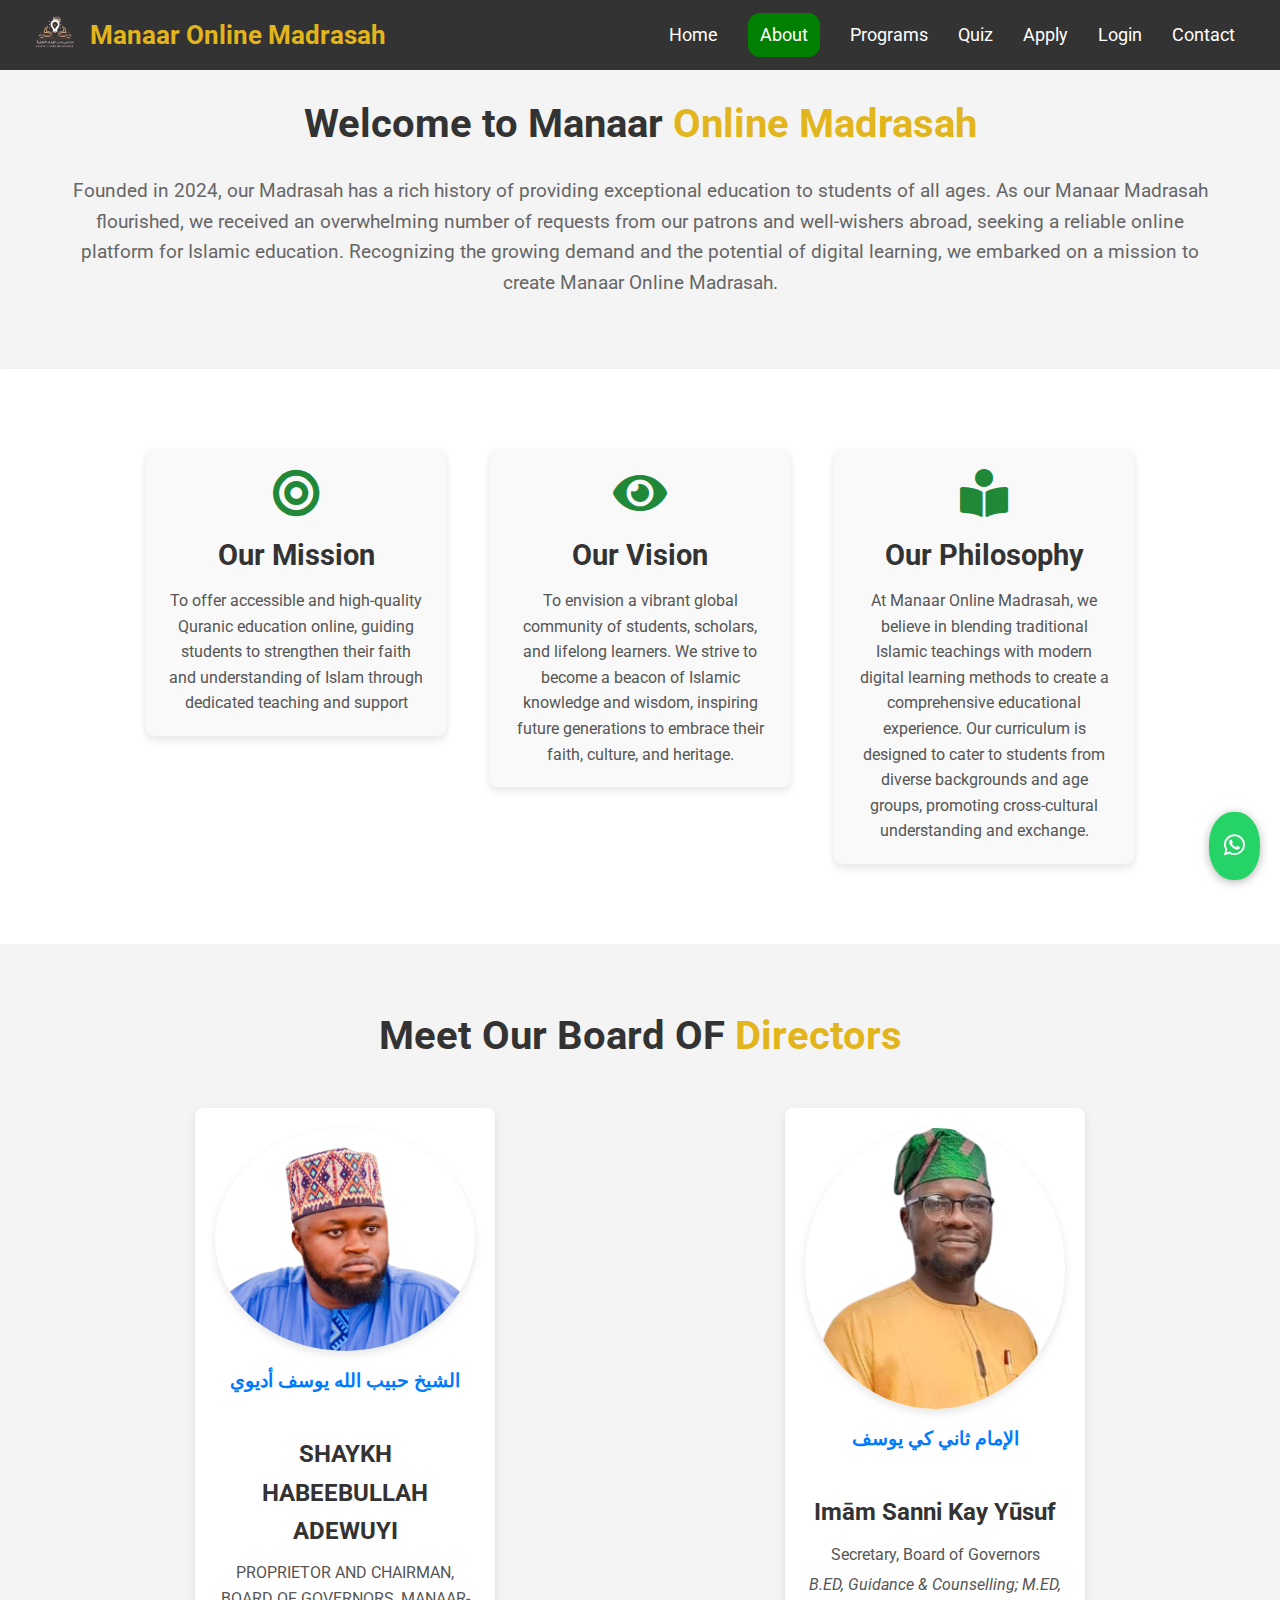
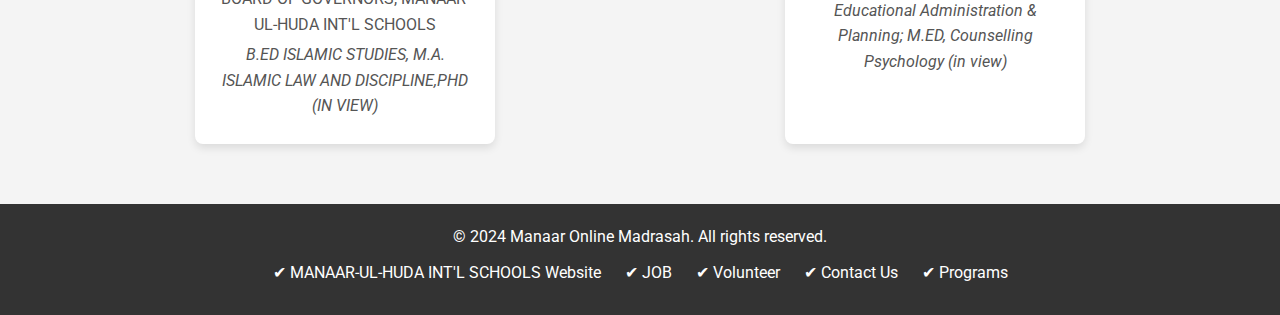
<file: about.html>
<!DOCTYPE html>
<html lang="en">
<head>
    <meta charset="UTF-8">
    <meta name="viewport" content="width=device-width, initial-scale=1.0">
    <title>MOM Online</title>
    <link rel="stylesheet" href="style.css">
    <link rel="stylesheet" href="https://cdnjs.cloudflare.com/ajax/libs/font-awesome/5.15.4/css/all.min.css">
    <link href="https://fonts.googleapis.com/css2?family=Roboto:wght@400;700&display=swap" rel="stylesheet">
    <link rel="icon" href="image/logo2.jpeg" type="image/png">
    <link rel="stylesheet" href="https://cdnjs.cloudflare.com/ajax/libs/font-awesome/5.15.4/css/all.min.css">
</head>
<body>

    <!-- Header Section -->
   <!-- Header Section -->
<header>
    <div class="logo">
        <img src="image/logo2-removebg-preview.png" alt="logo" class="logo-img">
        <span class="logo-text">Manaar Online Madrasah</span>
    </div>

    <input type="checkbox" id="responsive-menu" class="check">
    <label for="responsive-menu" class="menu-icon">
        <span class="bar1"></span>
        <span class="bar2"></span>
        <span class="bar3"></span>
    </label>

    <nav>
        <ul class="menu-links">
            <li><a href="index.html">Home</a></li>
            <li><a href="about.html" class="active">About</a></li>
            <li><a href="programs.html">Programs</a></li>
            <li><a href="game.html">Quiz</a></li>
            <li><a href="apply.html">Apply</a></li>
            <li><a href="https://manaaronlineportal.com.ng/private/login.php">Login</a></li>
            <li><a href="contact.html">Contact</a></li>
        </ul>
    </nav>
</header>
<script>
    // Responsive menu toggle function
    function updatemenu() {
        var check = document.getElementById('responsive-menu');
        var menu = document.getElementById('menu');
        menu.classList.toggle('open');
    }
</script>



    <!-- About Section -->
    <section class="about-section">
        <div class="container">
            <div class="about-content">
                <div class="about-text">
                    <h2>Welcome to Manaar <span>Online Madrasah</span> </h2>
                    <p>Founded in 2024, our Madrasah has a rich history of providing exceptional education to students of all ages. As our Manaar Madrasah flourished, we received an overwhelming number of requests from our patrons and well-wishers abroad, seeking a reliable online platform for Islamic education. Recognizing the growing demand and the potential of digital learning, we embarked on a mission to create Manaar Online Madrasah.</p>
                </div>
                
            </div>
        </div>
    </section>

    <!-- Mission, Vision, Philosophy Section -->
    <section class="mission-vision-philosophy">
        <div class="container">
            <div class="box">
                <i class="fas fa-bullseye"></i>
                <h3>Our Mission</h3>
                <p>To offer accessible and high-quality Quranic education online, guiding students to strengthen their faith and understanding of Islam through dedicated teaching and support</p>
            </div>
            <div class="box">
                <i class="fas fa-eye"></i>
                <h3>Our Vision</h3>
                <p>To envision a vibrant global community of students, scholars, and lifelong learners. We strive to become a beacon of Islamic knowledge and wisdom, inspiring future generations to embrace their faith, culture, and heritage.</p>
            </div>
            <div class="box">
                <i class="fas fa-book-reader"></i>
                <h3>Our Philosophy</h3>
                <p>At Manaar Online Madrasah, we believe in blending traditional Islamic teachings with modern digital learning methods to create a comprehensive educational experience. Our curriculum is designed to cater to students from diverse backgrounds and age groups, promoting cross-cultural understanding and exchange.</p>
            </div>
        </div>
    </section>

    <!-- Staff Images Section -->
    <section id="team">
        <div class="container">
            <h2 class="section-header">Meet Our Board OF <span>Directors</span></h2>
            <div class="team-container">
                <div class="team-member">
                    <img src="image/ceo.png" alt="Team Member 1" class="team-img">
                    <div class="team-info">
                        <h3 class="team-name"><span class="arabic">الشيخ حبيب الله يوسف أديوي</span><br>SHAYKH  HABEEBULLAH ADEWUYI</h3>
                        <p class="team-post">PROPRIETOR AND CHAIRMAN, BOARD OF GOVERNORS, MANAAR-UL-HUDA INT'L SCHOOLS</p>
                        <p class="team-post office">B.ED ISLAMIC STUDIES, M.A. ISLAMIC LAW AND DISCIPLINE,PHD (IN VIEW)</p>
                    </div>
                </div>
                <div class="team-member">
                    <img src="image/assist.png" alt="Team Member 2" class="team-img">
                    <div class="team-info">
                        <h3 class="team-name"><span class="arabic">الإمام ثاني كي يوسف</span><br>Imām Sanni Kay Yūsuf</h3>
                        <p class="team-post">Secretary, Board of Governors</p>
                        <p class="team-post office">B.ED, Guidance & Counselling; M.ED, Educational Administration & Planning; M.ED, Counselling Psychology (in view)</p>

                    </div>
                </div>
               
            </div>
        </div>
    </section>
     <!-- Academic Calendar Modal -->
<div id="calendarModal" class="modal">
    <div class="modal-content">
        <span class="close" onclick="closeCalendar()">&times;</span>
        <h2>Academic Calendar</h2>
        <ul>
            <li>Orientation Day - September 5</li>
            <li>First Day of Classes - September 8</li>
            <li>Mid-Semester Break - October 15 to October 20</li>
            <li>End of Semester Exams - December 10 to December 20</li>
            <li>Christmas Break - December 21 to January 3</li>
        </ul>
    </div>
</div>

<!-- Upcoming Events Modal -->
<div id="eventsModal" class="modal">
    <div class="modal-content">
        <span class="close" onclick="closeEvents()">&times;</span>
        <h2>Upcoming Events</h2>
        <ul>
            <li>Quran Recitation Competition - September 12</li>
            <li>Islamic New Year Celebration - October 1</li>
            <li>Parent-Teacher Meeting - November 15</li>
        </ul>
    </div>
</div>
<!-- Upcoming Events Modal -->
<div id="eventsModal" class="modal">
    <div class="modal-content">
        <span class="close" onclick="closeModal('eventsModal')">&times;</span>
        <h2>Upcoming Events</h2>
        <ul>
            <li>✔ Quran Recitation Competition - September 12</li>
            <li>✔ Islamic New Year Celebration - October 1</li>
            <li>✔ Parent-Teacher Meeting - November 15</li>
        </ul>
    </div>
</div>

<!-- Academic Calendar Modal -->
<div id="calendarModal" class="modal">
    <div class="modal-content">
        <span class="close" onclick="closeModal('calendarModal')">&times;</span>
        <h2>Academic Calendar</h2>
        <ul>
            <li>✔ Orientation Day - September 5</li>
            <li>✔ First Day of Classes - September 8</li>
            <li>✔ Mid-Semester Break - October 15 to October 20</li>
            <li>✔ End of Semester Exams - December 10 to December 20</li>
            <li>✔ Christmas Break - December 21 to January 3</li>
        </ul>
    </div>
</div>
<!-- WhatsApp Icon -->
<a href="https://wa.me/09023507071" class="whatsapp-icon" target="_blank">
    <i class="fab fa-whatsapp"></i>
</a>
 <!-- Footer Section -->
 <footer>
    <p>&copy; 2024 Manaar Online Madrasah. All rights reserved.</p>
    <ul>
        <li><a href="https://manaarschools.com/">✔ MANAAR-UL-HUDA INT'L SCHOOLS Website </a></li>
        <li><a href="#" id="job-link">✔ JOB</a></li>
        <li><a href="#" id="volunteer-link">✔ Volunteer</a></li>
        <li><a href="contact.html">✔ Contact Us</a></li>
        <li><a href="programs.html">✔ Programs</a></li>
    </ul>
</footer>

<!-- Job Popup Modal -->
<div id="jobModal" class="modal">
    <div class="modal-content">
        <span class="close" id="job-close">&times;</span>
        <h2>Thank You for Your Interest</h2>
        <p>We appreciate your willingness to join us. Unfortunately, we do not have any open positions at the moment. If you wish we can put you o our contact list, please visit our <a href="contact.html"> Contact Us</a> page.</p>
    </div>
</div>

<!-- Volunteer Popup Modal -->
<div id="volunteerModal" class="modal">
    <div class="modal-content">
        <span class="close" id="volunteer-close">&times;</span>
        <h2>Thank You for Volunteering</h2>
        <p>We appreciate your interest in volunteering. Please fill out our contact form  <a href="contact.html"> Contact Us</a> page.</p>and specify "volunteer" as your purpose message. One of our team members will reach out to you soon.</p>
    </div>
</div>


<!-- Scripts -->
<script src="script.js"></script>
</body>
</html>
</file>
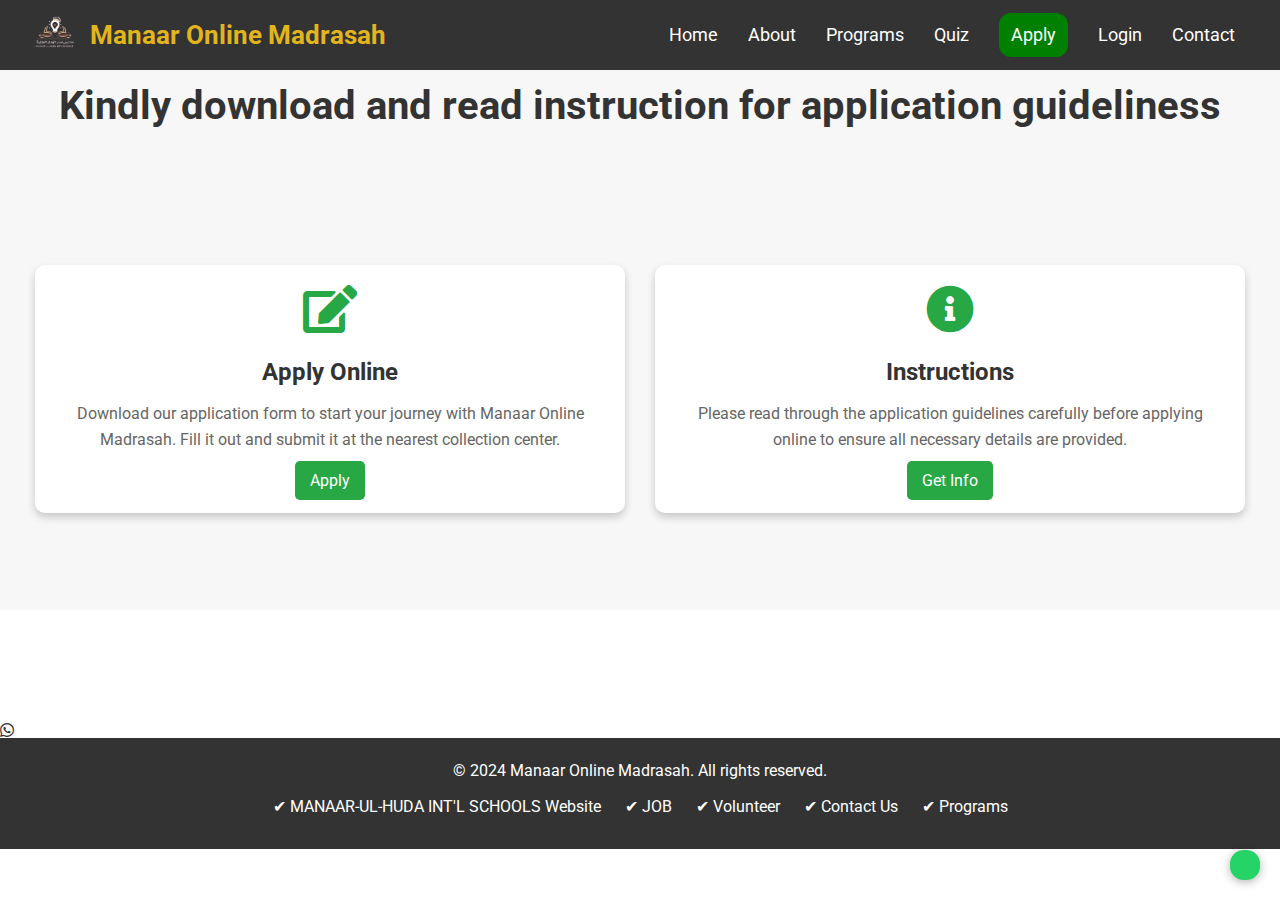
<file: apply.html>
<!DOCTYPE html>
<html lang="en">
<head>
    <meta charset="UTF-8">
    <meta name="viewport" content="width=device-width, initial-scale=1.0">
    <title>MOM Online</title>
    <link rel="stylesheet" href="style.css">
    <link rel="stylesheet" href="https://cdnjs.cloudflare.com/ajax/libs/font-awesome/5.15.4/css/all.min.css">
    <link href="https://fonts.googleapis.com/css2?family=Roboto:wght@400;700&display=swap" rel="stylesheet">
    <link rel="icon" href="image/logo2.jpeg" type="image/png">
    <link rel="stylesheet" href="https://cdnjs.cloudflare.com/ajax/libs/font-awesome/5.15.4/css/all.min.css">

</head>
<body>

    <!-- Header Section -->
   <!-- Header Section -->
<header>
    <div class="logo">
        <img src="image/logo2-removebg-preview.png" alt="logo" class="logo-img">
        <span class="logo-text">Manaar Online Madrasah</span>
    </div>

    <input type="checkbox" id="responsive-menu" class="check">
    <label for="responsive-menu" class="menu-icon">
        <span class="bar1"></span>
        <span class="bar2"></span>
        <span class="bar3"></span>
    </label>

    <nav>
        <ul class="menu-links">
            <li><a href="index.html">Home</a></li>
            <li><a href="about.html">About</a></li>
            <li><a href="programs.html">Programs</a></li>
            <li><a href="game.html">Quiz</a></li>
            <li><a href="apply.html" class="active">Apply</a></li>
            <li><a href="https://manaaronlineportal.com.ng/private/login.php">Login</a></li>
            <li><a href="contact.html">Contact</a></li>
        </ul>
    </nav>
</header>

<script>
    // Responsive menu toggle function
    function updatemenu() {
        var check = document.getElementById('responsive-menu');
        var menu = document.getElementById('menu');
        menu.classList.toggle('open');
    }
</script>

    <!-- Download Form Section -->
    <section id="download-form">
        <h1 class="main-header">Kindly download and read instruction for application guideliness</h1>
        <div class="form-container">
            <div class="form-card">
                <i class="fas fa-edit form-icon"></i>
                <h2 class="form-title">Apply Online</h2>
                <p class="form-description">Download our application form to start your journey with Manaar Online Madrasah. Fill it out and submit it at the nearest collection center.</p>
                <a href="https://manaaronlineportal.com.ng/private/apply.php" class="download-btn">Apply</a>
            </div>

            <div class="form-card">
                <i class="fas fa-info-circle form-icon"></i>
                <h2 class="form-title">Instructions</h2>
                <p class="form-description">Please read through the application guidelines carefully before applying online to ensure all necessary details are provided.</p>
                <a href="forms/registration instruction.pdf" class="download-btn" download>Get Info</a>
            </div>
        </div>
    </section>

     <!-- Academic Calendar Modal -->
 <div id="calendarModal" class="modal">
    <div class="modal-content">
        <span class="close" onclick="closeCalendar()">&times;</span>
        <h2>Academic Calendar</h2>
        <ul>
            <li>Orientation Day - September 5</li>
            <li>First Day of Classes - September 8</li>
            <li>Mid-Semester Break - October 15 to October 20</li>
            <li>End of Semester Exams - December 10 to December 20</li>
            <li>Christmas Break - December 21 to January 3</li>
        </ul>
    </div>
</div>

<!-- Upcoming Events Modal -->
<div id="eventsModal" class="modal">
    <div class="modal-content">
        <span class="close" onclick="closeEvents()">&times;</span>
        <h2>Upcoming Events</h2>
        <ul>
            <li>Quran Recitation Competition - September 12</li>
            <li>Islamic New Year Celebration - October 1</li>
            <li>Parent-Teacher Meeting - November 15</li>
        </ul>
    </div>
</div>
<!-- Upcoming Events Modal -->
<div id="eventsModal" class="modal">
    <div class="modal-content">
        <span class="close" onclick="closeModal('eventsModal')">&times;</span>
        <h2>Upcoming Events</h2>
        <ul>
            <li>✔ Quran Recitation Competition - September 12</li>
            <li>✔ Islamic New Year Celebration - October 1</li>
            <li>✔ Parent-Teacher Meeting - November 15</li>
        </ul>
    </div>
</div>

<!-- Academic Calendar Modal -->
<div id="calendarModal" class="modal">
    <div class="modal-content">
        <span class="close" onclick="closeModal('calendarModal')">&times;</span>
        <h2>Academic Calendar</h2>
        <ul>
            <li>✔ Orientation Day - September 5</li>
            <li>✔ First Day of Classes - September 8</li>
            <li>✔ Mid-Semester Break - October 15 to October 20</li>
            <li>✔ End of Semester Exams - December 10 to December 20</li>
            <li>✔ Christmas Break - December 21 to January 3</li>
        </ul>
    </div>
</div>
<a href="https://wa.me/09023507071" class="whatsapp-icon" target="_blank"></a>
    <i class="fab fa-whatsapp"></i>
</a>
    <!-- Footer Section -->
    <footer>
        <p>&copy; 2024 Manaar Online Madrasah. All rights reserved.</p>
        <ul>
            <li><a href="https://manaarschools.com/">✔ MANAAR-UL-HUDA INT'L SCHOOLS Website </a></li>
            <li><a href="#" id="job-link">✔ JOB</a></li>
            <li><a href="#" id="volunteer-link">✔ Volunteer</a></li>
            <li><a href="contact.html">✔ Contact Us</a></li>
            <li><a href="programs.html">✔ Programs</a></li>
        </ul>
    </footer>
    
    <!-- Job Popup Modal -->
    <div id="jobModal" class="modal">
        <div class="modal-content">
            <span class="close" id="job-close">&times;</span>
            <h2>Thank You for Your Interest</h2>
            <p>We appreciate your willingness to join us. Unfortunately, we do not have any open positions at the moment. If you wish we can put you o our contact list, please visit our <a href="contact.html"> Contact Us</a> page.</p>
        </div>
    </div>
    
    <!-- Volunteer Popup Modal -->
    <div id="volunteerModal" class="modal">
        <div class="modal-content">
            <span class="close" id="volunteer-close">&times;</span>
            <h2>Thank You for Volunteering</h2>
            <p>We appreciate your interest in volunteering. Please fill out our contact form  <a href="contact.html"> Contact Us</a> page.</p>and specify "volunteer" as your purpose message. One of our team members will reach out to you soon.</p>
        </div>
    </div>
<!-- Scripts -->
<script src="script.js"></script>
</body>
</html>
</file>
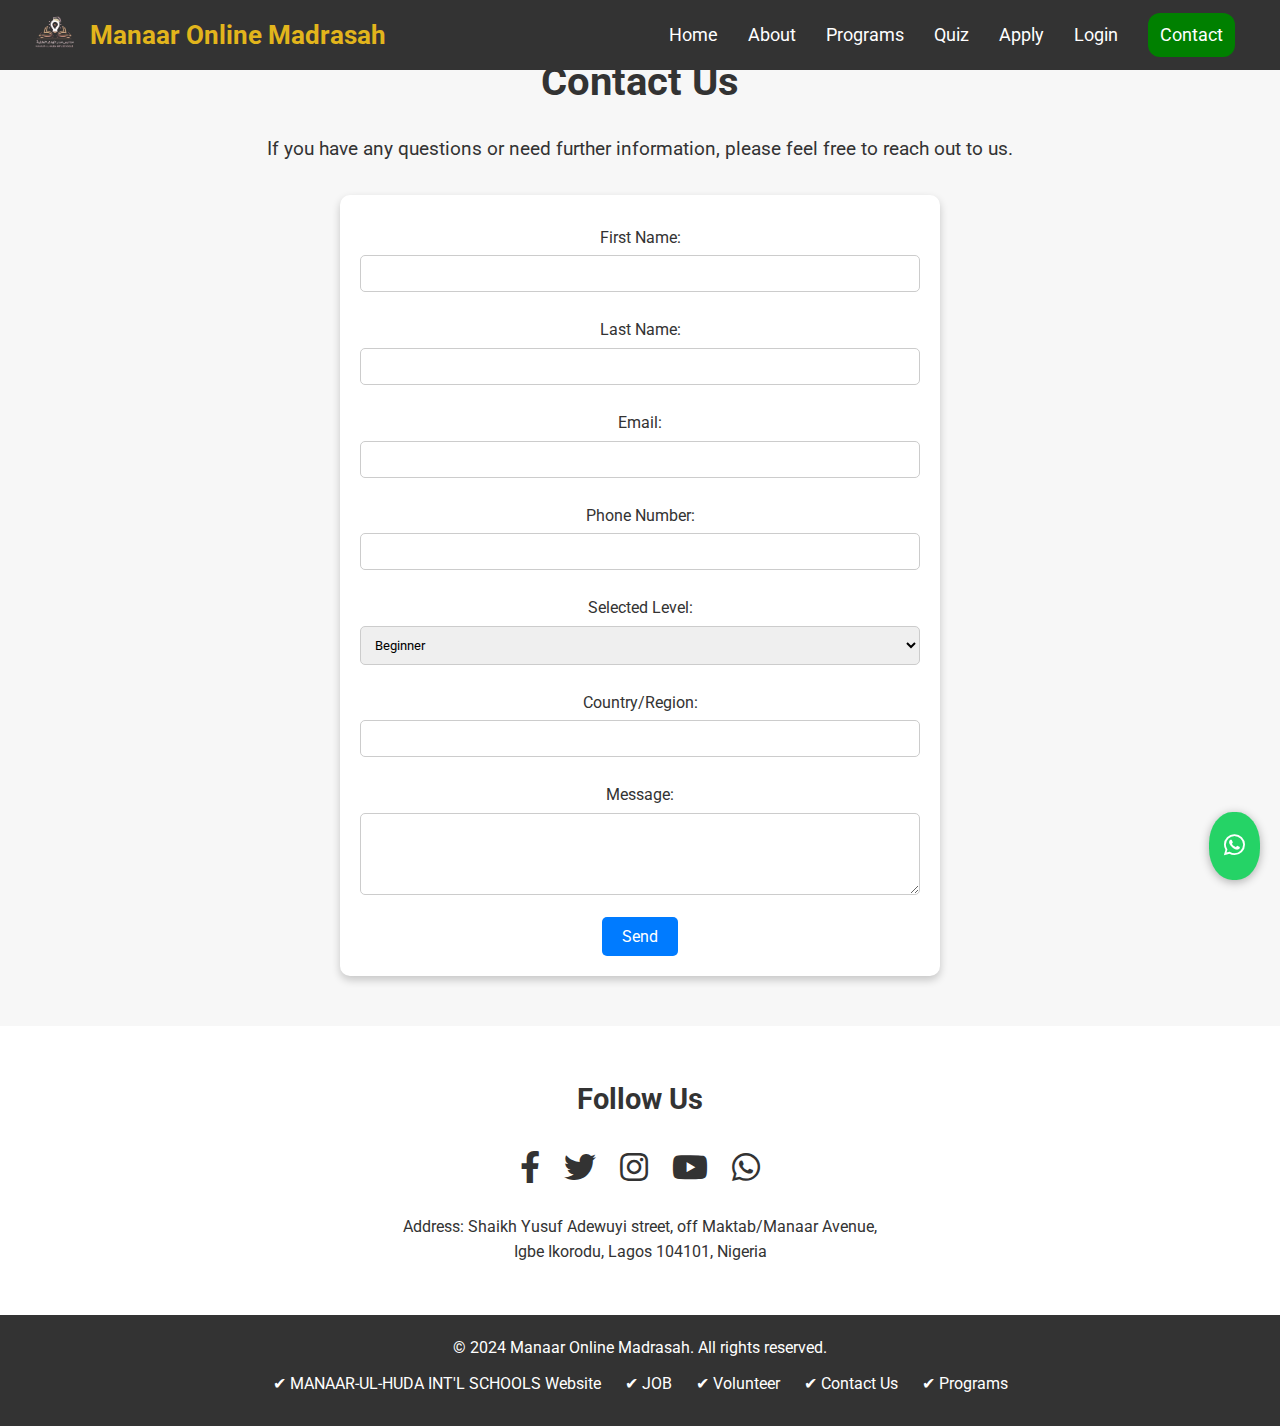
<file: contact.html>
<!DOCTYPE html>
<html lang="en">
<head>
    <meta charset="UTF-8">
    <meta name="viewport" content="width=device-width, initial-scale=1.0">
    <title>MOM Online</title>
    <link rel="stylesheet" href="style.css">
    <link rel="stylesheet" href="https://cdnjs.cloudflare.com/ajax/libs/font-awesome/5.15.4/css/all.min.css">
    <link href="https://fonts.googleapis.com/css2?family=Roboto:wght@400;700&display=swap" rel="stylesheet">
    <link rel="icon" href="image/logo2.jpeg" type="image/png">
    <link rel="stylesheet" href="https://cdnjs.cloudflare.com/ajax/libs/font-awesome/5.15.4/css/all.min.css">

</head>
<body>

    <!-- Header Section -->
   <!-- Header Section -->
<header>
    <div class="logo">
        <img src="image/logo2-removebg-preview.png" alt="logo" class="logo-img">
        <span class="logo-text">Manaar Online Madrasah</span>
    </div>

    <input type="checkbox" id="responsive-menu" class="check">
    <label for="responsive-menu" class="menu-icon">
        <span class="bar1"></span>
        <span class="bar2"></span>
        <span class="bar3"></span>
    </label>

    <nav>
        <ul class="menu-links">
            <li><a href="index.html">Home</a></li>
            <li><a href="about.html">About</a></li>
            <li><a href="programs.html">Programs</a></li>
            <li><a href="game.html">Quiz</a></li>
            <li><a href="apply.html">Apply</a></li>
            <li><a href="https://manaaronlineportal.com.ng/private/login.php">Login</a></li>
            <li><a href="contact.html" class="active">Contact</a></li>
        </ul>
    </nav>
</header>

<script>
    // Responsive menu toggle function
    function updatemenu() {
        var check = document.getElementById('responsive-menu');
        var menu = document.getElementById('menu');
        menu.classList.toggle('open');
    }
</script>

    <!-- Contact Us Section -->
    <section id="contact">
        <h2>Contact Us</h2>
        <p>If you have any questions or need further information, please feel free to reach out to us.</p>
        <form id="contact-form" action="https://formspree.io/f/xjkbjrpl" method="post" onsubmit="showLoading()">
            <label for="fname">First Name:</label>
            <input type="text" id="fname" name="fname" required>

            <label for="lname">Last Name:</label>
            <input type="text" id="lname" name="lname" required>

            <label for="email">Email:</label>
            <input type="email" id="email" name="email" required>

            <label for="phone">Phone Number:</label>
            <input type="tel" id="phone" name="phone">

            <label for="level">Selected Level:</label>
            <select id="level" name="level">
                <option value="beginner">Beginner</option>
                <option value="intermediate">Intermediate</option>
                <option value="advanced">Advanced</option>
            </select>

            <label for="country">Country/Region:</label>
            <input type="text" id="country" name="country">

            <label for="message">Message:</label>
            <textarea id="message" name="message" rows="4" required></textarea>

            <button type="submit" id="submit-btn">Send</button>
        </form>
        <div id="loading" class="hidden">
            <i class="fas fa-spinner fa-spin"></i> Sending your message...
        </div>
        <div id="thank-you" class="hidden">
            <p>Jazakallah Khair for reaching out to us! We will get back to you soon, Insha'Allah.</p>
        </div>
    </section>

   <!-- Social Media Links -->
<section id="social-media">
    <h2>Follow Us</h2>
    <div class="social-media-icons">
        <a href="https://www.facebook.com" target="_blank" class="social-icon"><i class="fab fa-facebook-f"></i></a>
        <a href="https://twitter.com" target="_blank" class="social-icon"><i class="fab fa-twitter"></i></a>
        <a href="https://www.instagram.com/manaaronline" target="_blank" class="social-icon"><i class="fab fa-instagram"></i></a>
        <a href="https://www.youtube.com" target="_blank" class="social-icon"><i class="fab fa-youtube"></i></a>
        <a href="https://wa.me/2349057336162" target="_blank" class="social-icon"><i class="fab fa-whatsapp"></i></a>
    </div>
    <address>
        Address: Shaikh Yusuf Adewuyi street, off Maktab/Manaar Avenue,<br>
        Igbe Ikorodu, Lagos 104101, Nigeria
    </address>
</section>

 <!-- Academic Calendar Modal -->
 <div id="calendarModal" class="modal">
    <div class="modal-content">
        <span class="close" onclick="closeCalendar()">&times;</span>
        <h2>Academic Calendar</h2>
        <ul>
            <li>Orientation Day - September 5</li>
            <li>First Day of Classes - September 8</li>
            <li>Mid-Semester Break - October 15 to October 20</li>
            <li>End of Semester Exams - December 10 to December 20</li>
            <li>Christmas Break - December 21 to January 3</li>
        </ul>
    </div>
</div>

<!-- Upcoming Events Modal -->
<div id="eventsModal" class="modal">
    <div class="modal-content">
        <span class="close" onclick="closeEvents()">&times;</span>
        <h2>Upcoming Events</h2>
        <ul>
            <li>Quran Recitation Competition - September 12</li>
            <li>Islamic New Year Celebration - October 1</li>
            <li>Parent-Teacher Meeting - November 15</li>
        </ul>
    </div>
</div>
<!-- Upcoming Events Modal -->
<div id="eventsModal" class="modal">
    <div class="modal-content">
        <span class="close" onclick="closeModal('eventsModal')">&times;</span>
        <h2>Upcoming Events</h2>
        <ul>
            <li>✔ Quran Recitation Competition - September 12</li>
            <li>✔ Islamic New Year Celebration - October 1</li>
            <li>✔ Parent-Teacher Meeting - November 15</li>
        </ul>
    </div>
</div>

<!-- Academic Calendar Modal -->
<div id="calendarModal" class="modal">
    <div class="modal-content">
        <span class="close" onclick="closeModal('calendarModal')">&times;</span>
        <h2>Academic Calendar</h2>
        <ul>
            <li>✔ Orientation Day - September 5</li>
            <li>✔ First Day of Classes - September 8</li>
            <li>✔ Mid-Semester Break - October 15 to October 20</li>
            <li>✔ End of Semester Exams - December 10 to December 20</li>
            <li>✔ Christmas Break - December 21 to January 3</li>
        </ul>
    </div>
</div>

<!-- Upcoming Events Modal -->
<div id="eventsModal" class="modal">
    <div class="modal-content">
        <span class="close" onclick="closeModal('eventsModal')">&times;</span>
        <h2>Upcoming Events</h2>
        <ul>
            <li>✔ Quran Recitation Competition - September 12</li>
            <li>✔ Islamic New Year Celebration - October 1</li>
            <li>✔ Parent-Teacher Meeting - November 15</li>
        </ul>
    </div>
</div>

<!-- Academic Calendar Modal -->
<div id="calendarModal" class="modal">
    <div class="modal-content">
        <span class="close" onclick="closeModal('calendarModal')">&times;</span>
        <h2>Academic Calendar</h2>
        <ul>
            <li>✔ Orientation Day - September 5</li>
            <li>✔ First Day of Classes - September 8</li>
            <li>✔ Mid-Semester Break - October 15 to October 20</li>
            <li>✔ End of Semester Exams - December 10 to December 20</li>
            <li>✔ Christmas Break - December 21 to January 3</li>
        </ul>
    </div>
</div>
<!-- WhatsApp Icon -->
<a href="https://wa.me/09023507071" class="whatsapp-icon" target="_blank">
    <i class="fab fa-whatsapp"></i>
</a>
    <!-- Footer Section -->
    <footer>
        <p>&copy; 2024 Manaar Online Madrasah. All rights reserved.</p>
        <ul>
            <li><a href="https://manaarschools.com/">✔ MANAAR-UL-HUDA INT'L SCHOOLS Website </a></li>
            <li><a href="#" id="job-link">✔ JOB</a></li>
            <li><a href="#" id="volunteer-link">✔ Volunteer</a></li>
            <li><a href="contact.html">✔ Contact Us</a></li>
            <li><a href="programs.html">✔ Programs</a></li>
        </ul>
    </footer>
    
    <!-- Job Popup Modal -->
    <div id="jobModal" class="modal">
        <div class="modal-content">
            <span class="close" id="job-close">&times;</span>
            <h2>Thank You for Your Interest</h2>
            <p>We appreciate your willingness to join us. Unfortunately, we do not have any open positions at the moment. If you wish we can put you o our contact list, please visit our <a href="contact.html"> Contact Us</a> page.</p>
        </div>
    </div>
    
    <!-- Volunteer Popup Modal -->
    <div id="volunteerModal" class="modal">
        <div class="modal-content">
            <span class="close" id="volunteer-close">&times;</span>
            <h2>Thank You for Volunteering</h2>
            <p>We appreciate your interest in volunteering. Please fill out our contact form  <a href="contact.html"> Contact Us</a> page.</p>and specify "volunteer" as your purpose message. One of our team members will reach out to you soon.</p>
        </div>
    </div>

    <!-- Scripts -->
    <script src="script.js"></script>
</body>

</html>
</file>
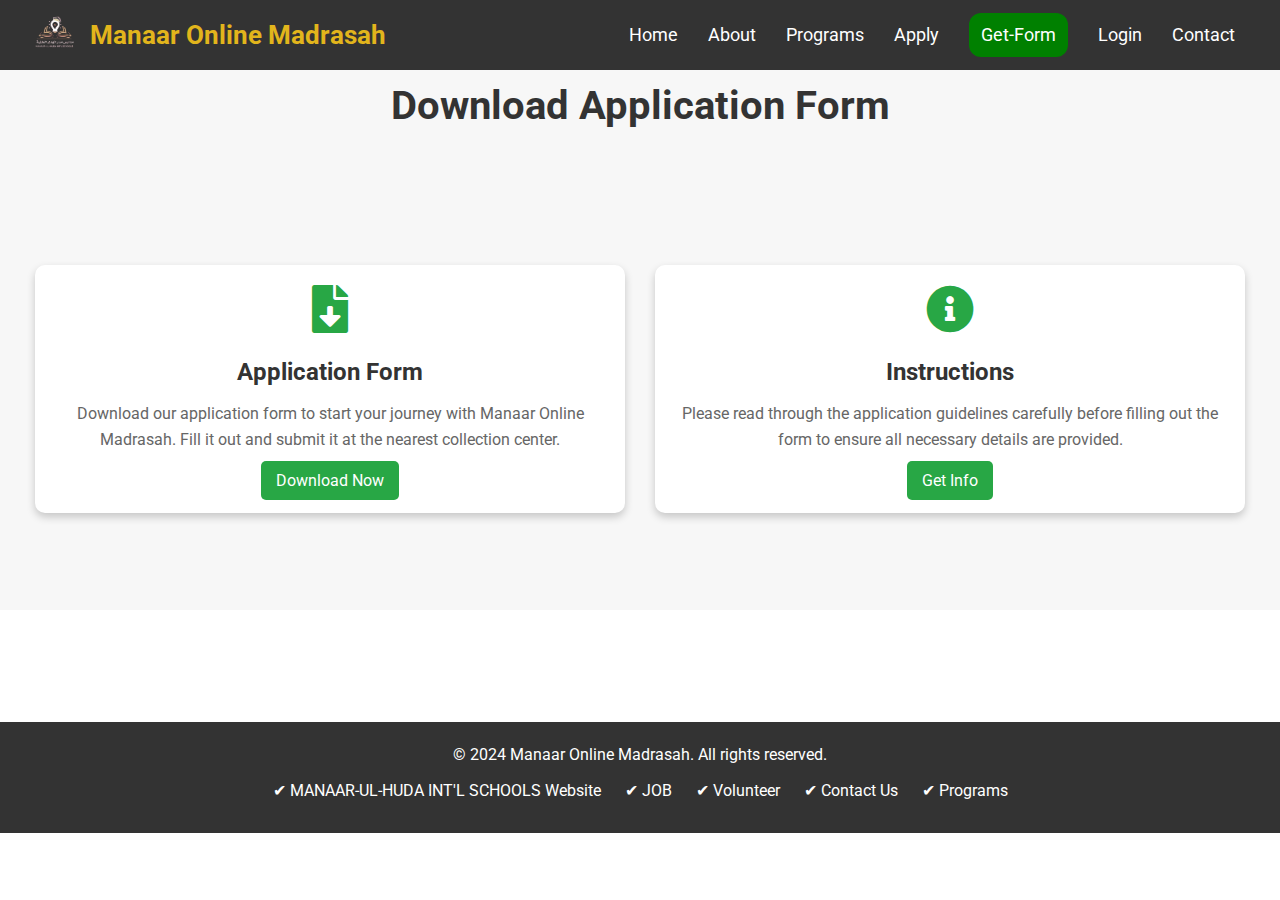
<file: download-form.html>
<!DOCTYPE html>
<html lang="en">
<head>
    <meta charset="UTF-8">
    <meta name="viewport" content="width=device-width, initial-scale=1.0">
    <title>MOM Online</title>
    <link rel="stylesheet" href="style.css">
    <link rel="stylesheet" href="https://cdnjs.cloudflare.com/ajax/libs/font-awesome/5.15.4/css/all.min.css">
    <link href="https://fonts.googleapis.com/css2?family=Roboto:wght@400;700&display=swap" rel="stylesheet">
    <link rel="icon" href="image/logo2.jpeg" type="image/png">
</head>
<body>

    <!-- Header Section -->
   <!-- Header Section -->
<header>
    <div class="logo">
        <img src="image/logo2-removebg-preview.png" alt="logo" class="logo-img">
        <span class="logo-text">Manaar Online Madrasah</span>
    </div>

    <input type="checkbox" id="responsive-menu" class="check">
    <label for="responsive-menu" class="menu-icon">
        <span class="bar1"></span>
        <span class="bar2"></span>
        <span class="bar3"></span>
    </label>

    <nav>
        <ul class="menu-links">
            <li><a href="index.html">Home</a></li>
            <li><a href="about.html">About</a></li>
            <li><a href="programs.html">Programs</a></li>
            <li><a href="#">Apply</a></li>
            <li><a href="download-form.html" class="active">Get-Form</a></li>
            <li><a href="#">Login</a></li>
            <li><a href="contact.html">Contact</a></li>
        </ul>
    </nav>
</header>

<script>
    // Responsive menu toggle function
    function updatemenu() {
        var check = document.getElementById('responsive-menu');
        var menu = document.getElementById('menu');
        menu.classList.toggle('open');
    }
</script>

    <!-- Download Form Section -->
    <section id="download-form">
        <h1 class="main-header">Download Application Form</h1>
        <div class="form-container">
            <div class="form-card">
                <i class="fas fa-file-download form-icon"></i>
                <h2 class="form-title">Application Form</h2>
                <p class="form-description">Download our application form to start your journey with Manaar Online Madrasah. Fill it out and submit it at the nearest collection center.</p>
                <a href="forms/Application_Form.pdf" class="download-btn" download>Download Now</a>
            </div>

            <div class="form-card">
                <i class="fas fa-info-circle form-icon"></i>
                <h2 class="form-title">Instructions</h2>
                <p class="form-description">Please read through the application guidelines carefully before filling out the form to ensure all necessary details are provided.</p>
                <a href="forms/instructions.pdf" class="download-btn" download>Get Info</a>
            </div>
        </div>
    </section>

     <!-- Academic Calendar Modal -->
 <div id="calendarModal" class="modal">
    <div class="modal-content">
        <span class="close" onclick="closeCalendar()">&times;</span>
        <h2>Academic Calendar</h2>
        <ul>
            <li>Orientation Day - September 5</li>
            <li>First Day of Classes - September 8</li>
            <li>Mid-Semester Break - October 15 to October 20</li>
            <li>End of Semester Exams - December 10 to December 20</li>
            <li>Christmas Break - December 21 to January 3</li>
        </ul>
    </div>
</div>

<!-- Upcoming Events Modal -->
<div id="eventsModal" class="modal">
    <div class="modal-content">
        <span class="close" onclick="closeEvents()">&times;</span>
        <h2>Upcoming Events</h2>
        <ul>
            <li>Quran Recitation Competition - September 12</li>
            <li>Islamic New Year Celebration - October 1</li>
            <li>Parent-Teacher Meeting - November 15</li>
        </ul>
    </div>
</div>
<!-- Upcoming Events Modal -->
<div id="eventsModal" class="modal">
    <div class="modal-content">
        <span class="close" onclick="closeModal('eventsModal')">&times;</span>
        <h2>Upcoming Events</h2>
        <ul>
            <li>✔ Quran Recitation Competition - September 12</li>
            <li>✔ Islamic New Year Celebration - October 1</li>
            <li>✔ Parent-Teacher Meeting - November 15</li>
        </ul>
    </div>
</div>

<!-- Academic Calendar Modal -->
<div id="calendarModal" class="modal">
    <div class="modal-content">
        <span class="close" onclick="closeModal('calendarModal')">&times;</span>
        <h2>Academic Calendar</h2>
        <ul>
            <li>✔ Orientation Day - September 5</li>
            <li>✔ First Day of Classes - September 8</li>
            <li>✔ Mid-Semester Break - October 15 to October 20</li>
            <li>✔ End of Semester Exams - December 10 to December 20</li>
            <li>✔ Christmas Break - December 21 to January 3</li>
        </ul>
    </div>
</div>
    <!-- Footer Section -->
    <footer>
        <p>&copy; 2024 Manaar Online Madrasah. All rights reserved.</p>
        <ul>
            <li><a href="https://manaarschools.com/">✔ MANAAR-UL-HUDA INT'L SCHOOLS Website </a></li>
            <li><a href="#" id="job-link">✔ JOB</a></li>
            <li><a href="#" id="volunteer-link">✔ Volunteer</a></li>
            <li><a href="contact.html">✔ Contact Us</a></li>
            <li><a href="programs.html">✔ Programs</a></li>
        </ul>
    </footer>
    
    <!-- Job Popup Modal -->
    <div id="jobModal" class="modal">
        <div class="modal-content">
            <span class="close" id="job-close">&times;</span>
            <h2>Thank You for Your Interest</h2>
            <p>We appreciate your willingness to join us. Unfortunately, we do not have any open positions at the moment. If you wish we can put you o our contact list, please visit our <a href="contact.html"> Contact Us</a> page.</p>
        </div>
    </div>
    
    <!-- Volunteer Popup Modal -->
    <div id="volunteerModal" class="modal">
        <div class="modal-content">
            <span class="close" id="volunteer-close">&times;</span>
            <h2>Thank You for Volunteering</h2>
            <p>We appreciate your interest in volunteering. Please fill out our contact form  <a href="contact.html"> Contact Us</a> page.</p>and specify "volunteer" as your purpose message. One of our team members will reach out to you soon.</p>
        </div>
    </div>
<!-- Scripts -->
<script src="script.js"></script>
</body>
</html>
</file>
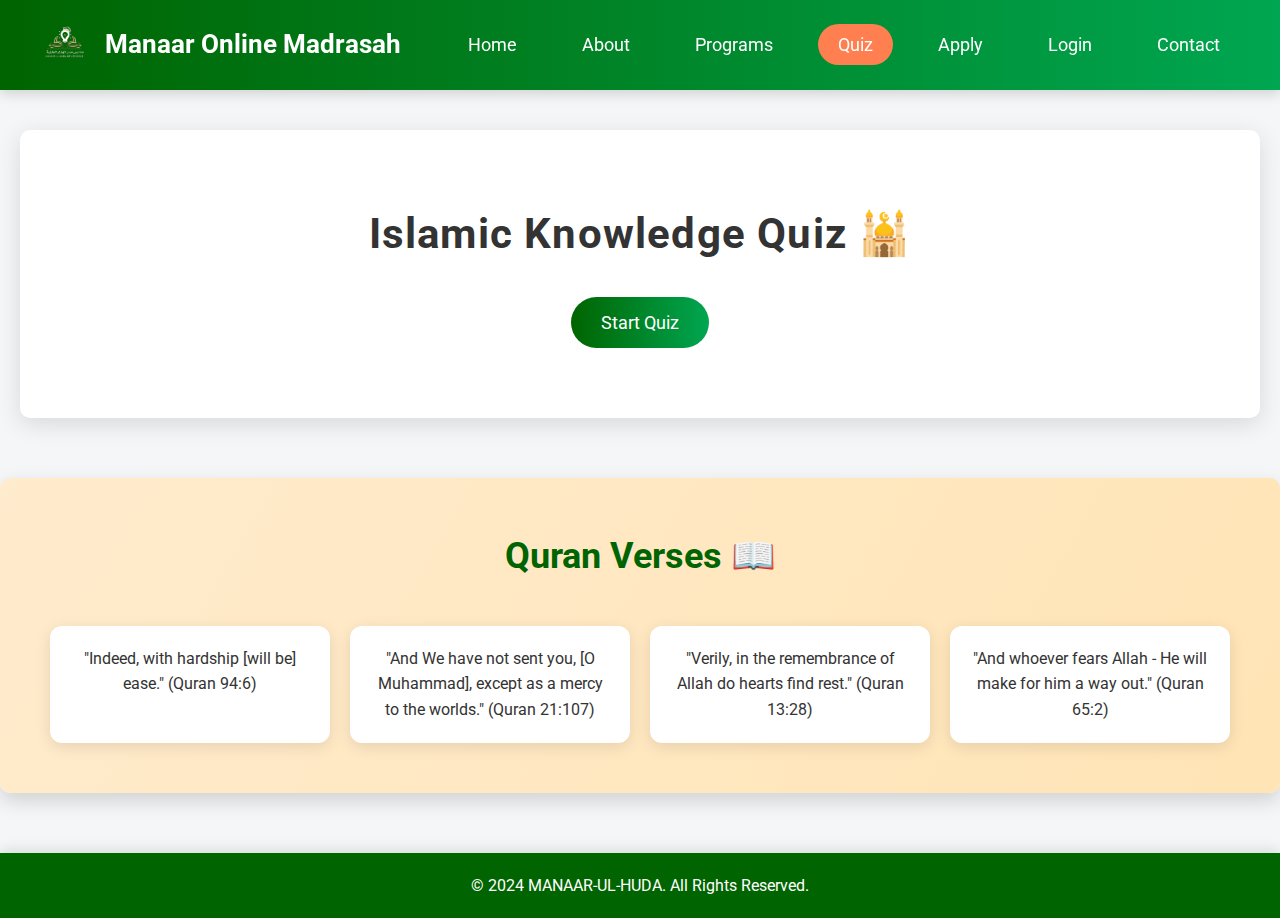
<file: game.html>
<!DOCTYPE html>
<html lang="en">
<head>
    <meta charset="UTF-8">
    <meta name="viewport" content="width=device-width, initial-scale=1.0">
    <title>MOM Online</title>
    <link rel="stylesheet" href="game.css">
    <link rel="stylesheet" href="https://cdnjs.cloudflare.com/ajax/libs/font-awesome/5.15.4/css/all.min.css">
    <link href="https://fonts.googleapis.com/css2?family=Roboto:wght@400;700&display=swap" rel="stylesheet">
    <link rel="icon" href="image/logo2.jpeg" type="image/png">
    <link rel="stylesheet" href="https://cdnjs.cloudflare.com/ajax/libs/font-awesome/5.15.4/css/all.min.css">
</head>
<body>

    <!-- Header Section -->
   <!-- Header Section -->
<header>
    <div class="logo">
        <img src="image/logo2-removebg-preview.png" alt="logo" class="logo-img">
        <span class="logo-text">Manaar Online Madrasah</span>
    </div>

    <input type="checkbox" id="responsive-menu" class="check">
    <label for="responsive-menu" class="menu-icon">
        <span class="bar1"></span>
        <span class="bar2"></span>
        <span class="bar3"></span>
    </label>

    <nav>
        <ul class="menu-links">
            <li><a href="index.html">Home</a></li>
            <li><a href="about.html">About</a></li>
            <li><a href="programs.html">Programs</a></li>
            <li><a href="game.html" class="active">Quiz</a></li>
            <li><a href="apply.html">Apply</a></li>
            <li><a href="https://manaaronlineportal.com.ng/private/login.php">Login</a></li>
            <li><a href="contact.html">Contact</a></li>
        </ul>
    </nav>
</header>
<script>
    // Responsive menu toggle function
    function updatemenu() {
        var check = document.getElementById('responsive-menu');
        var menu = document.getElementById('menu');
        menu.classList.toggle('open');
    }
</script>


    
    <div class="container">
        <h1>Islamic Knowledge Quiz 🕌</h1>
        <div id="quiz-container" class="hidden">
            <div id="question"></div>
            <div id="options"></div>
            <button id="next-button" class="hidden">Next Question</button>
            <div id="timer">Time Left: <span id="time">300</span> seconds</div>
        </div>
        <div id="result-container" class="hidden">
            <h2>Your Result: <span id="score"></span></h2>
            <p id="advice"></p>
            <button id="play-again"><a href="game.html" class="game-btn">Play Again</a></button>
            <button id="exit"><a href="index.html" class="game-btn">Exit</a></button>
        </div>
        <button id="start-button">Start Quiz</button>
    </div>
    <!-- Quran Verses Section -->
    <div class="quran-verses">
        <h2>Quran Verses 📖</h2>
        <div class="verses-container">
            <div class="verse">"Indeed, with hardship [will be] ease." (Quran 94:6)</div>
            <div class="verse">"And We have not sent you, [O Muhammad], except as a mercy to the worlds." (Quran 21:107)</div>
            <div class="verse">"Verily, in the remembrance of Allah do hearts find rest." (Quran 13:28)</div>
            <div class="verse">"And whoever fears Allah - He will make for him a way out." (Quran 65:2)</div>
        </div>
    </div>
    <!-- Footer Section -->
    <footer>
        <p>&copy; 2024 MANAAR-UL-HUDA. All Rights Reserved.</p>
    </footer>
    <script src="game.js"></script>
  
</body>
</html>
</file>
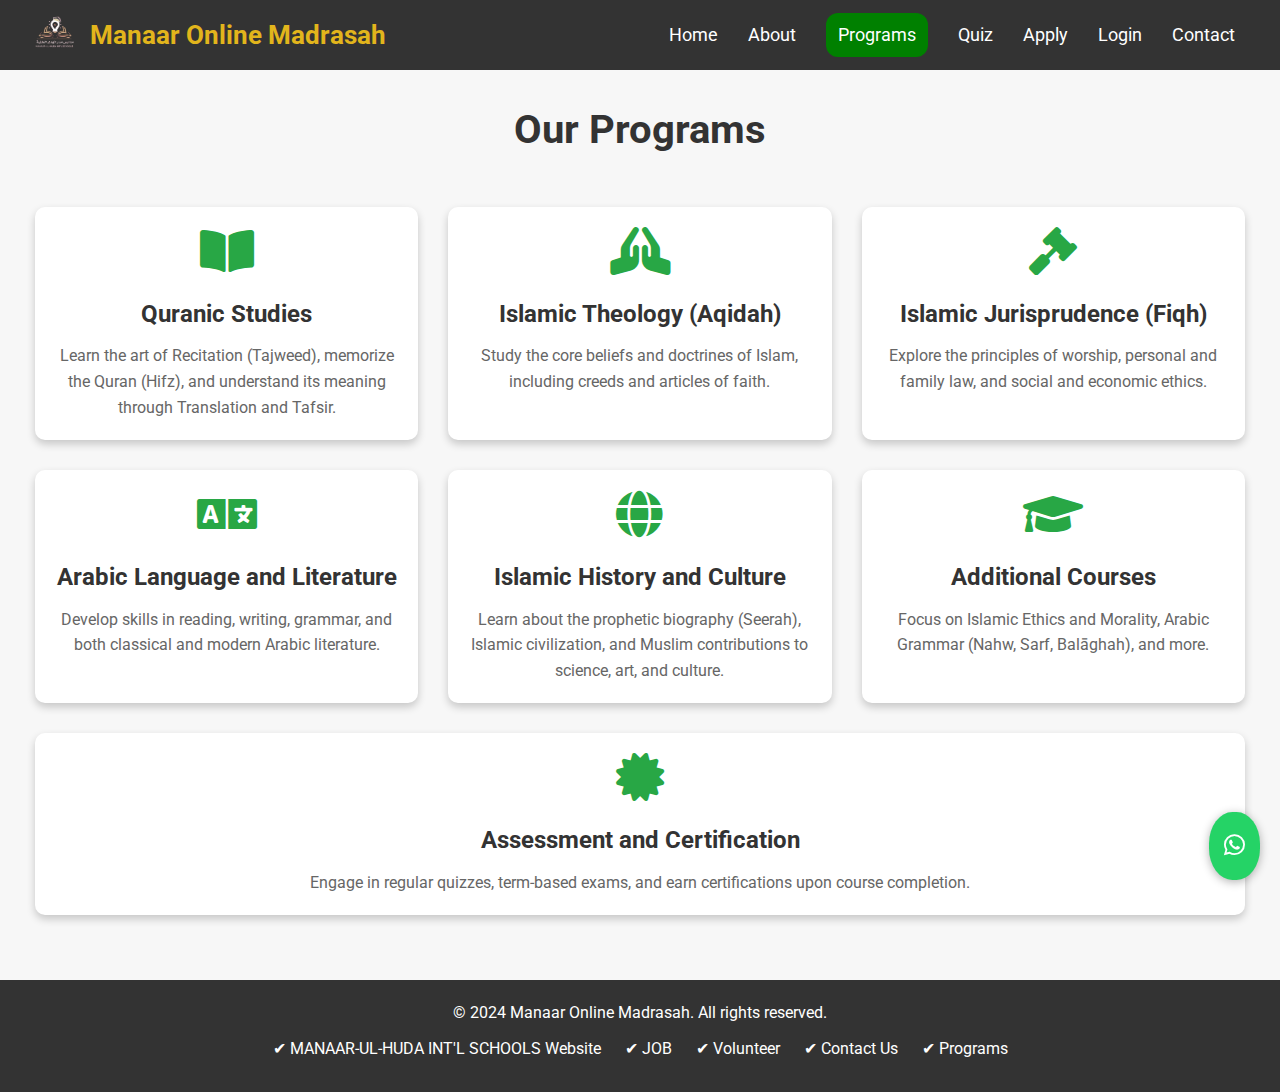
<file: programs.html>
<!DOCTYPE html>
<html lang="en">
<head>
    <meta charset="UTF-8">
    <meta name="viewport" content="width=device-width, initial-scale=1.0">
    <title>MOM Online</title>
    <link rel="stylesheet" href="style.css">
    <link rel="stylesheet" href="https://cdnjs.cloudflare.com/ajax/libs/font-awesome/5.15.4/css/all.min.css">
    <link href="https://fonts.googleapis.com/css2?family=Roboto:wght@400;700&display=swap" rel="stylesheet">
    <link rel="icon" href="image/logo2.jpeg" type="image/png">
    <link rel="stylesheet" href="https://cdnjs.cloudflare.com/ajax/libs/font-awesome/5.15.4/css/all.min.css">

</head>
<body>

    <!-- Header Section -->
   <!-- Header Section -->
<header>
    <div class="logo">
        <img src="image/logo2-removebg-preview.png" alt="logo" class="logo-img">
        <span class="logo-text">Manaar Online Madrasah</span>
    </div>

    <input type="checkbox" id="responsive-menu" class="check">
    <label for="responsive-menu" class="menu-icon">
        <span class="bar1"></span>
        <span class="bar2"></span>
        <span class="bar3"></span>
    </label>

    <nav>
        <ul class="menu-links">
            <li><a href="index.html">Home</a></li>
            <li><a href="about.html">About</a></li>
            <li><a href="programs.html" class="active">Programs</a></li>
            <li><a href="game.html">Quiz</a></li>
            <li><a href="apply.html">Apply</a></li>
            <li><a href="https://manaaronlineportal.com.ng/private/login.php">Login</a></li>
            <li><a href="contact.html">Contact</a></li>
        </ul>
    </nav>
</header>

<script>
    // Responsive menu toggle function
    function updatemenu() {
        var check = document.getElementById('responsive-menu');
        var menu = document.getElementById('menu');
        menu.classList.toggle('open');
    }
</script>

    <!-- Programs Section -->
    <section id="programs">
        <h1 class="main-header">Our Programs</h1>
        <div class="program-container">
            <!-- Quranic Studies -->
            <div class="program-card">
                <i class="fas fa-book-open program-icon"></i>
                <h2 class="program-title">Quranic Studies</h2>
                <p class="program-description">Learn the art of Recitation (Tajweed), memorize the Quran (Hifz), and understand its meaning through Translation and Tafsir.</p>
            </div>

            <!-- Islamic Theology (Aqidah) -->
            <div class="program-card">
                <i class="fas fa-praying-hands program-icon"></i>
                <h2 class="program-title">Islamic Theology (Aqidah)</h2>
                <p class="program-description">Study the core beliefs and doctrines of Islam, including creeds and articles of faith.</p>
            </div>

            <!-- Islamic Jurisprudence (Fiqh) -->
            <div class="program-card">
                <i class="fas fa-gavel program-icon"></i>
                <h2 class="program-title">Islamic Jurisprudence (Fiqh)</h2>
                <p class="program-description">Explore the principles of worship, personal and family law, and social and economic ethics.</p>
            </div>

            <!-- Arabic Language and Literature -->
            <div class="program-card">
                <i class="fas fa-language program-icon"></i>
                <h2 class="program-title">Arabic Language and Literature</h2>
                <p class="program-description">Develop skills in reading, writing, grammar, and both classical and modern Arabic literature.</p>
            </div>

            <!-- Islamic History and Culture -->
            <div class="program-card">
                <i class="fas fa-globe program-icon"></i>
                <h2 class="program-title">Islamic History and Culture</h2>
                <p class="program-description">Learn about the prophetic biography (Seerah), Islamic civilization, and Muslim contributions to science, art, and culture.</p>
            </div>

            <!-- Additional Courses -->
            <div class="program-card">
                <i class="fas fa-graduation-cap program-icon"></i>
                <h2 class="program-title">Additional Courses</h2>
                <p class="program-description">Focus on Islamic Ethics and Morality, Arabic Grammar (Nahw, Sarf, Balāghah), and more.</p>
            </div>

            <!-- Assessment and Certification -->
            <div class="program-card">
                <i class="fas fa-certificate program-icon"></i>
                <h2 class="program-title">Assessment and Certification</h2>
                <p class="program-description">Engage in regular quizzes, term-based exams, and earn certifications upon course completion.</p>
            </div>
        </div>
    </section>
 <!-- Academic Calendar Modal -->
<div id="calendarModal" class="modal">
    <div class="modal-content">
        <span class="close" onclick="closeCalendar()">&times;</span>
        <h2>Academic Calendar</h2>
        <ul>
            <li>Orientation Day - September 5</li>
            <li>First Day of Classes - September 8</li>
            <li>Mid-Semester Break - October 15 to October 20</li>
            <li>End of Semester Exams - December 10 to December 20</li>
            <li>Christmas Break - December 21 to January 3</li>
        </ul>
    </div>
</div>

<!-- Upcoming Events Modal -->
<div id="eventsModal" class="modal">
    <div class="modal-content">
        <span class="close" onclick="closeEvents()">&times;</span>
        <h2>Upcoming Events</h2>
        <ul>
            <li>Quran Recitation Competition - September 12</li>
            <li>Islamic New Year Celebration - October 1</li>
            <li>Parent-Teacher Meeting - November 15</li>
        </ul>
    </div>
</div>
<!-- WhatsApp Icon -->
<a href="https://wa.me/09023507071" class="whatsapp-icon" target="_blank">
    <i class="fab fa-whatsapp"></i>
</a>
     <!-- Footer Section -->
     <footer>
        <p>&copy; 2024 Manaar Online Madrasah. All rights reserved.</p>
        <ul>
            <li><a href="https://manaarschools.com/">✔ MANAAR-UL-HUDA INT'L SCHOOLS Website </a></li>
            <li><a href="#" id="job-link">✔ JOB</a></li>
            <li><a href="#" id="volunteer-link">✔ Volunteer</a></li>
            <li><a href="contact.html">✔ Contact Us</a></li>
            <li><a href="programs.html">✔ Programs</a></li>
        </ul>
    </footer>
    
    <!-- Job Popup Modal -->
    <div id="jobModal" class="modal">
        <div class="modal-content">
            <span class="close" id="job-close">&times;</span>
            <h2>Thank You for Your Interest</h2>
            <p>We appreciate your willingness to join us. Unfortunately, we do not have any open positions at the moment. If you wish we can put you o our contact list, please visit our <a href="contact.html"> Contact Us</a> page.</p>
        </div>
    </div>
    
    <!-- Volunteer Popup Modal -->
    <div id="volunteerModal" class="modal">
        <div class="modal-content">
            <span class="close" id="volunteer-close">&times;</span>
            <h2>Thank You for Volunteering</h2>
            <p>We appreciate your interest in volunteering. Please fill out our contact form  <a href="contact.html"> Contact Us</a> page.</p>and specify "volunteer" as your purpose message. One of our team members will reach out to you soon.</p>
        </div>
    </div>

    <!-- Scripts -->
    <script src="script.js"></script>
</body>
</html>
</file>
<file: style.css>
/* General Reset and Base Styles */
* {
    margin: 0;
    padding: 0;
    box-sizing: border-box;
    font-family: 'Roboto', sans-serif;
}

body {
    color: #333;
    line-height: 1.6;
    display: flex;
    flex-direction: column;
    min-height: 100vh;
    margin: 0;
    padding: 0;
    box-sizing: border-box;
}
 .btn{
    text-decoration: none;
    font-weight: bolder;
 }

 .check{display: none;}




/* Header Styles */
header {
    background-color: #333;
    color: #fff;
    position: fixed;
    top: 0;
    width: 100%;
    z-index: 999;
    display: flex;
    justify-content: space-between;
    align-items: center;
    padding: 10px 30px;
    transition: background-color 0.3s ease;
  
   
}

header.sticky {
    background-color: #222; /* Slightly darker when scrolling */
}

.logo {
    display: flex;
    align-items: center;
}

.logo-img {
    height: 50px;
    margin-right: 10px;
}

.logo-text {
    font-size: 1.6em;
    font-weight: bold;
}

/* Navigation Menu */
nav ul {
    list-style-type: none;
    display: flex;
}

nav ul li {
    margin: 0 15px;
}

nav ul li a {
    color: #fff;
    text-decoration: none;
    font-size: 1.1em;
    transition: color 0.3s ease;
}

nav ul li a:hover {
    color: #f0a500;
}

/* Hamburger Menu Icon */
.menu-icon {
    display: none;
    flex-direction: column;
    cursor: pointer;
}

.menu-icon span {
    width: 25px;
    height: 3px;
    background-color: #fff;
    margin: 4px 0;
    transition: 0.4s;
}

.active{
    background-color: green;
    color: white;
    padding: 12px;
    border-radius: 12px;
}

/* Mobile and Tablet Styles */
@media (max-width: 768px) {
    /* Show hamburger menu on mobile */
    .menu-icon {
        display: flex;
    }

    nav ul {
        position: fixed;
        top: 70px;
        left: -100%;
        height: 100vh;
        width: 100%;
        background-color: #222;
        flex-direction: column;
        justify-content: center;
        align-items: center;
        transition: left 0.5s ease;
    }

    nav ul li {
        margin: 20px 0;
    }

    nav ul li a {
        font-size: 1.5em;
        text-align: center;
    }

    /* When hamburger menu is checked */
    input[type="checkbox"]:checked ~ nav ul {
        left: 0;
    }

    /* Hamburger icon transformation */
    input[type="checkbox"]:checked ~ label .bar1 {
        transform: rotate(-45deg) translate(-5px, 6px);
    }

    input[type="checkbox"]:checked ~ label .bar2 {
        opacity: 0;
    }

    input[type="checkbox"]:checked ~ label .bar3 {
        transform: rotate(45deg) translate(-5px, -6px);
    }
}

/* Tablet adjustments (larger mobile devices) */
@media (min-width: 481px) and (max-width: 768px) {
    .logo-img {
        height: 45px;
    }

    .logo-text {
        font-size: 1.4em;
    }

    nav ul li a {
        font-size: 1.3em;
    }
}

/* Mobile Phone adjustments */
@media (max-width: 480px) {
    .logo-img {
        height: 40px;
    }

    .logo-text {
        font-size: 1.2em;
    }

    nav ul li a {
        font-size: 1.2em;
    }
}
















span{
    color: rgb(226,181,28);
}
/* Other Section Styles */
/* Carousel Section */

h2 {
    color: #333;
}


/* Carousel Section Styling */
.carousel-section {
    display: flex;
    flex-direction: column;
    align-items: center;
    padding: 40px 20px;
    background-color: #f9f9f9;
    margin-top: 3rem;
    
}

.carousel-images {
    display: flex;
    overflow: hidden;
    width: 100%;
    height: 450px;
    position: relative;
    border-radius: 10px;
    box-shadow: 0 4px 10px rgba(0, 0, 0, 0.1);
}

.carousel-text{
   
}

.main-image-wrapper {
    position: relative;
    width: 100%;
    height: 100%;
    flex-shrink: 0;
    transition: opacity 1s ease-in-out;
}

.main-image {
    width: 100%;
    height: 100%;
    object-fit: cover;
    border-radius: 10px;
}

.quote-overlay {
    position: absolute;
    bottom: 20px;
    left: 20px;
    background-color: rgba(0, 0, 0, 0.6);
    color: #fff;
    padding: 15px;
    border-radius: 8px;
    font-style: italic;
    transition: opacity 1s ease-in-out;
    opacity: 0;
    width: calc(100% - 40px);
    text-align: left;
    padding-top: 18rem;
}

.quote-overlay.active {
    opacity: 1;
}

.carousel-text {
    display: flex;
    flex-direction: column;
    align-items: center;
    margin-top: 20px;
    text-align: center;
}

.carousel-text h2 {
    font-size: 1.75rem;
    color: #333;
    margin-bottom: 15px;
}

.carousel-text span {
    color: rgb(226, 181, 28);
    font-weight: bold;
}

.carousel-images .main-image,
.carousel-images .quote-overlay {
    transition: opacity 1s ease-in-out;
    opacity: 0;
    position: absolute;
    top: 0;
    left: 0;
    width: 100%;
    height: 100%;
}

.carousel-images .main-image.active,
.carousel-images .quote-overlay.active {
    opacity: 1;
}

.text-wrapper {
    display: flex;
    flex-direction: column;
    align-items: center;
    gap: 10px;
}

.text-wrapper p {
    font-size: 1.2rem;
    color: #555;
    margin-bottom: 10px;
}

.text-wrapper .btn {
    padding: 12px 24px;
    background-color: rgb(0, 97, 62);
    color: #fff;
    border: none;
    border-radius: 8px;
    cursor: pointer;
    font-size: 1rem;
    transition: background-color 0.3s ease, transform 0.2s ease;
}

.text-wrapper .btn:hover {
    background-color: rgb(226, 181, 28);
    transform: scale(1.05);
}

/* Features Section Styling */
.features {
    display: flex;
    flex-wrap: wrap;
    justify-content: center;
    gap: 30px;
    padding: 40px 20px;
    background-color: #fff;
}

.feature {
    display: flex;
    flex-direction: column;
    align-items: center;
    width: 280px;
    background-color: rgb(226, 181, 28);
    padding: 20px;
    border-radius: 12px;
    box-shadow: 0 6px 15px rgba(0, 0, 0, 0.1);
    text-align: center;
    transition: background-color 0.3s ease, transform 0.3s ease;
}

.feature:hover {
    background-color: rgb(0, 97, 62);
    transform: translateY(-5px);
}

.feature-icon {
    width: 70px;
    height: 70px;
    margin-bottom: 15px;
}

.feature-content h2 {
    font-size: 1.5rem;
    margin-bottom: 10px;
    color: #fff;
}

.feature-content p {
    font-size: 1rem;
    color: #fff;
}

/* Responsive Design */
@media (max-width: 779px) {
    .carousel-section {
        padding: 20px;
    }

    .carousel-images {
        height: 250px;
    }

    .carousel-text h2 {
        font-size: 1.5rem;
    }

    .text-wrapper p {
        font-size: 1rem;
    }

    .text-wrapper .btn {
        padding: 10px 20px;
        font-size: 0.9rem;
    }

    .features {
        flex-direction: column;
        align-items: center;
    }

    .feature {
        width: 100%;
        max-width: 320px;
    }
}



/* Events and Academic Calendar Section */
.events-container {
    padding: 40px 20px;
    background-color: #f7f7f7;
}

.events-container h2 {
    text-align: center;
}

/* LQA Steps Section */
.lqa-steps {
    display: flex;
    justify-content: space-between;
    padding: 40px 20px;
}

.lqa-steps-container {
    display: flex;
    flex-direction: column;
    flex: 1;
}

.lqa-steps-image {
    flex: 1;
}

/* Why Choose Section */
.lqa-why-choose {
    display: flex;
    padding: 40px 20px;
}

.lqa-container {
    display: flex;
    flex: 1;
}

/* Responsive Styles */
@media (max-width: 768px) {
    .carousel-section, .features, .video-section, .events-container, .lqa-steps, .lqa-why-choose {
        flex-direction: column; /* Stack items vertically */
        align-items: center; /* Center items */
    }

    .features, .lqa-why-choose {
        text-align: center; /* Center text */
    }

    .feature, .lqa-container {
        flex: 1 1 90%; /* Full width on small screens */
        margin: 10px 0; /* Margin adjustment */
    }

    .lqa-steps {
        flex-direction: column; /* Stack steps vertically */
    }

    .lqa-steps-image {
        display: none; /* Hide image on small screens */
    }
}


/* About Section */
.about-section {
    padding: 50px 20px;
    background-color: #f7f7f7;
    text-align: center;
    margin-top: 2rem;
}

.about-section h2 {
    font-size: 2.5rem;
    margin-bottom: 20px;
}

.about-section p {
    font-size: 1.2rem;
    margin: 10px 0;
}

/* Mission, Vision, Philosophy Section */
.mission-vision-philosophy {
    display: flex;
    justify-content: space-around;
    padding: 50px 20px;
    background-color: #fff;
    box-shadow: 0 4px 8px rgba(0, 0, 0, 0.1);
}

.mission-vision-philosophy .box {
    flex: 1;
    text-align: center;
    padding: 20px;
    transition: transform 0.3s;
}


.rounded-image-container {
    display: inline-block;
    position: relative;
}

.rounded-image {
    width: 200px; /* Adjust the size as needed */
    height: 200px; /* Adjust the size as needed */
    border-radius: 50%;
    object-fit: cover;
    animation: breathe 1s infinite ease-in-out;
}

/* Breathing animation */
@keyframes breathe {
    0% {
        transform: scale(1);
    }
    50% {
        transform: scale(1.05); /* Scale slightly larger */
    }
    100% {
        transform: scale(1);
    }
}










/* Programs Section */
#programs {
    padding: 50px 20px;
    background-color: #f7f7f7;
    text-align: center;
    margin-top: 1.5rem;
}

.main-header {
    font-size: 2.5rem;
    margin-bottom: 30px;
}

/* Program Container */
.program-container {
    display: flex;
    flex-wrap: wrap;
    justify-content: space-around;
}

/* Program Card */
.program-card {
    background-color: white;
    border-radius: 10px;
    box-shadow: 0 4px 8px rgba(0, 0, 0, 0.2);
    margin: 15px;
    padding: 20px;
    flex: 1 1 30%; /* Responsive flex item */
    transition: transform 0.3s;
    text-align: center;
}

.program-card:hover {
    transform: translateY(-5px);
}

.program-icon {
    font-size: 3rem;
    color: #28a745;
    margin-bottom: 10px;
}

.program-title {
    font-size: 1.5rem;
    margin: 10px 0;
}

.program-description {
    font-size: 1rem;
    color: #666;
}



img {
    animation: fadeIn 1s ease-in-out;
}


#contact {
    padding: 50px 20px;
    background-color: #f7f7f7;
    text-align: center;
}

#contact h2 {
    font-size: 2.5rem;
    margin-bottom: 20px;
}

#contact p {
    font-size: 1.2rem;
    margin-bottom: 30px;
}

/* Form Styles */
#contact-form {
    max-width: 600px;
    margin: 0 auto;
    background: white;
    padding: 20px;
    border-radius: 10px;
    box-shadow: 0 4px 8px rgba(0, 0, 0, 0.2);
}

label {
    display: block;
    margin: 10px 0 5px;
}

input[type="text"],
input[type="email"],
input[type="tel"],
select,
textarea {
    width: 100%;
    padding: 10px;
    margin-bottom: 15px;
    border: 1px solid #ccc;
    border-radius: 5px;
    transition: border 0.3s;
}

input:focus,
select:focus,
textarea:focus {
    border: 1px solid #28a745;
}

button {
    background-color: #28a745;
    color: white;
    padding: 10px 15px;
    border: none;
    border-radius: 5px;
    cursor: pointer;
    transition: background 0.3s;
}

button:hover {
    background-color: #218838;
}

/* Loading and Thank You Messages */
#loading,
#thank-you {
    margin-top: 20px;
    display: none;
}

.hidden {
    display: none;
}

/* Social Media Section */
#social-media {
    padding: 50px 20px;
    text-align: center;
}

.social-media-icons {
    margin: 20px 0;
}

.social-icon {
    margin: 0 10px;
    font-size: 2rem;
    color: #333;
    transition: color 0.3s;
}

.social-icon:hover {
    color: #28a745;
}

address {
    margin-top: 20px;
    font-style: normal;
}

/* Modal Styles */
.modal {
    display: none;
    position: fixed;
    z-index: 1;
    left: 0;
    top: 0;
    width: 100%;
    height: 100%;
    overflow: auto;
    background-color: rgba(0, 0, 0, 0.5);
}

.modal-content {
    background-color: #fff;
    margin: 15% auto;
    padding: 20px;
    border: 1px solid #888;
    width: 80%;
}

.close {
    color: #aaa;
    float: right;
    font-size: 28px;
    font-weight: bold;
}

.close:hover,
.close:focus {
    color: black;
    text-decoration: none;
    cursor: pointer;
}

/* Media Queries */
@media (max-width: 768px) {
    #contact-form {
        width: 90%;
    }
}

/* Animations */
@keyframes fadeIn {
    from {
        opacity: 0;
    }
    to {
        opacity: 1;
    }
}

img {
    animation: fadeIn 1s ease-in-out;
}


/* Download Form Section Styles */
#download-form {
    padding: 50px 20px;
    background-color: #f7f7f7; /* Light background for the section */
    text-align: center;
    margin-bottom: 7rem;
}

.main-header {
    font-size: 2.5rem;
    margin-bottom: 30px;
    margin-top: 1.5rem;
}

.form-container {
    display: flex;
    justify-content: space-around;
    flex-wrap: wrap; /* Allow items to wrap on smaller screens */
    margin-top: 7rem;
    margin-bottom: 2rem;
    
}

.form-card {
    background-color: white;
    border-radius: 10px;
    box-shadow: 0 4px 8px rgba(0, 0, 0, 0.2);
    margin: 15px;
    padding: 20px;
    flex: 1 1 30%; /* Responsive flex item */
    transition: transform 0.3s;
    text-align: center;
}

.form-card:hover {
    transform: translateY(-5px); /* Slight lift effect on hover */
}

.form-icon {
    font-size: 3rem;
    color: #28a745; /* Green color for icons */
    margin-bottom: 10px;
}

.form-title {
    font-size: 1.5rem;
    margin: 10px 0;
}

.form-description {
    font-size: 1rem;
    color: #666; /* Dark grey for description text */
    margin-bottom: 15px;
}

.download-btn {
    background-color: #28a745; /* Green button */
    color: white;
    padding: 10px 15px;
    border: none;
    border-radius: 5px;
    text-decoration: none; /* Remove underline from link */
    transition: background 0.3s;
}

.download-btn:hover {
    background-color: #218838; /* Darker green on hover */
}

/* Modal Styles */
.modal {
    display: none;
    position: fixed;
    z-index: 1;
    left: 0;
    top: 0;
    width: 100%;
    height: 100%;
    overflow: auto;
    background-color: rgba(0, 0, 0, 0.5);
}

.modal-content {
    background-color: #fff;
    margin: 15% auto;
    padding: 20px;
    border: 1px solid #888;
    width: 80%;
}

.close {
    color: #aaa;
    float: right;
    font-size: 28px;
    font-weight: bold;
}

.close:hover,
.close:focus {
    color: black;
    text-decoration: none;
    cursor: pointer;
}

/* Media Queries */
@media (max-width: 768px) {
    .form-card {
        flex: 1 1 90%; /* Full width on smaller screens */
    }

    .form-container {
        flex-direction: column; /* Stack cards vertically */
        align-items: center; /* Center cards */
    }
}

/* Video Container Styling */
.video-section {
    padding: 2rem; /* Reduced padding */
}

.video-container {
    display: flex;
    justify-content: center;
    align-items: center;
    min-height: 60vh; /* Reduce the height to limit excess space */
    background-color: #f4f4f4;
    margin-top: 0; /* Ensure no extra margin */
}

/* If there's padding/margin in .lqa-steps-content, reduce it */
.lqa-steps-content {
    margin-bottom: 1rem; /* Adjust to reduce space */
}

/* Video section */
.video-wrapper {
    position: relative;
    width: 740px;
    height: 580px;
    overflow: hidden;
    border-radius: 10px;
    box-shadow: 0 8px 16px rgba(0, 0, 0, 0.2);
}

video {
    width: 100%;
    height: 100%;
    border-radius: 10px;
}

.play-pause-btn {
    position: absolute;
    top: 50%;
    left: 50%;
    transform: translate(-50%, -50%);
    font-size: 60px;
    color: white;
    background-color: rgba(0, 0, 0, 0.5);
    border: none;
    outline: none;
    cursor: pointer;
    border-radius: 50%;
    padding: 20px;
    transition: opacity 0.3s ease, transform 0.3s ease;
}

.play-pause-btn:hover {
    transform: translate(-50%, -50%) scale(1.1);
}

.play-pause-btn:active {
    transform: translate(-50%, -50%) scale(0.9);
}

.play-pause-btn.hidden {
    opacity: 0;
    pointer-events: none;
}
@media (max-width: 1200px) {
    .video-wrapper {
        width: 80%;
        height: auto;
    }
}

@media (max-width: 992px) {
    .video-section {
        padding: 1.5rem;
    }

    .video-wrapper {
        width: 70%;
    }
}

@media (max-width: 768px) {
    .video-section {
        padding: 1rem;
    }

    .video-container {
        min-height: 50vh;
    }

    .video-wrapper {
        width: 100%;
        height: auto;
    }

    .lqa-steps-content {
        margin-bottom: 0.5rem;
    }
}

@media (max-width: 576px) {
    .video-section {
        padding: 0.5rem;
    }

    .video-container {
        min-height: 40vh;
    }

    .video-wrapper {
        width: 100%;
    }
}

@media (max-width: 400px) {
    .video-section {
        padding: 0.25rem;
    }

    .video-container {
        min-height: 35vh;
    }

    .lqa-steps-content {
        margin-bottom: 0.25rem;
    }
}



/* Styling for events container */
.events-container {
    display: flex;
    flex-direction: column;
    align-items: center;
    padding: 40px 20px;
    background-color: #f4f4f4; /* Light gray background for subtle contrast */
    text-align: center;
}

#upcoming-events,
#academic-calendar {
    background-color: #fff;
    border-radius: 8px;
    box-shadow: 0 4px 8px rgba(0, 0, 0, 0.1); /* Subtle shadow for depth */
    margin-bottom: 20px;
    padding: 20px;
    max-width: 600px; /* Restrict width for better readability */
    width: 100%;
}

h2 {
    font-size: 1.8rem;
    color: #333;
    margin-bottom: 10px;
}

ul {
    list-style: none;
    padding: 0;
    margin: 10px 0;
}

ul li {
    font-size: 1rem;
    color: #555;
    margin-bottom: 8px;
}

button {
    background-color: #007bff; /* Primary button color */
    color: #fff;
    border: none;
    border-radius: 5px;
    padding: 10px 20px;
    font-size: 1rem;
    cursor: pointer;
    transition: background-color 0.3s ease;
}

button:hover {
    background-color: #0056b3; /* Darker shade for hover effect */
}

.rounded-image-container {
    display: flex;
    justify-content: center;
    margin: 20px 0;
}

.rounded-image {
    border-radius: 50%;
    width: 200px; /* Adjust size as needed */
    height: 200px; /* Maintain aspect ratio */
    object-fit: cover; /* Cover the container while preserving aspect ratio */
    border: 4px solid #007bff; /* Border color matching the button */
}

/* Modal Styling */
.modal {
    display: none; /* Hidden by default */
    position: fixed;
    z-index: 1000;
    left: 0;
    top: 0;
    width: 100%;
    height: 100%;
    overflow: auto;
    background-color: rgba(0, 0, 0, 0.5); /* Semi-transparent background */
}

.modal-content {
    background-color: #fff;
    margin: 15% auto; /* Center the modal */
    padding: 20px;
    border-radius: 8px;
    width: 80%;
    max-width: 600px;
    position: relative;
}

.modal-content h2 {
    font-size: 1.6rem;
    color: #333;
    margin-bottom: 10px;
}

.modal-content ul li {
    font-size: 1rem;
    color: #555;
    margin-bottom: 8px;
}

.close {
    position: absolute;
    top: 10px;
    right: 15px;
    font-size: 1.5rem;
    color: #aaa;
    cursor: pointer;
}

.close:hover {
    color: #333;
}


/* Base Styles */
.lqa-steps, .lqa-why-choose {
    padding: 40px 20px;
    box-sizing: border-box;
}

.lqa-steps-container, .lqa-container {
    display: flex;
    align-items: center;
    justify-content: space-between;
    max-width: 1200px;
    margin: 0 auto;
}

/* LQA Steps Section */
.lqa-steps-content {
    flex: 1;
    padding-right: 20px;
}

.lqa-steps-content h1 {
    font-size: 2.5rem;
    color: #333;
    margin-bottom: 20px;
}

.lqa-highlight {
    color: #007BFF; /* Blue highlight color */
}

.lqa-steps-high {
    font-size: 1.2rem;
    color: #666;
    margin-bottom: 30px;
}

.lqa-steps-steps {
    display: flex;
    flex-direction: column;
}

.lqa-steps-step {
    background: #f9f9f9;
    border-radius: 8px;
    padding: 20px;
    margin-bottom: 20px;
    box-shadow: 0 2px 8px rgba(0, 0, 0, 0.1);
    display: flex;
    align-items: start;
}

.lqa-steps-icon {
    width: 60px;
    height: 60px;
    margin-right: 20px;
}

.lqa-steps-icon img {
    width: 100%;
    height: auto;
}

.lqa-steps-step h2 {
    font-size: 1.5rem;
    color: #333;
    margin-bottom: 10px;
}

.lqa-steps-step p {
    color: #555;
    line-height: 1.6;
}

.lqa-steps-image {
    flex: 1;
    text-align: center;
}

.lqa-steps-image img {
    max-width: 100%;
    height: auto;
    border-radius: 8px;
    box-shadow: 0 2px 8px rgba(0, 0, 0, 0.1);
}

/* LQA Why Choose Section */
.lqa-why-choose {
    background-color: #f0f4f8;
    padding: 40px 20px;
}

.lqa-image {
    flex: 1;
    text-align: center;
}

.lqa-image img {
    max-width: 100%;
    height: auto;
    border-radius: 8px;
    box-shadow: 0 2px 8px rgba(0, 0, 0, 0.1);
}

.lqa-content {
    flex: 2;
    padding-left: 20px;
}

.lqa-content h2 {
    font-size: 2rem;
    color: #333;
    margin-bottom: 20px;
}

.lqa-content p {
    font-size: 1.2rem;
    color: #555;
    line-height: 1.6;
    margin-bottom: 20px;
}

.lqa-content ul {
    list-style-type: none;
    padding: 0;
}

.lqa-content ul li {
    font-size: 1.1rem;
    color: #333;
    margin-bottom: 10px;
}

.lqa-buttons {
    margin-top: 20px;
}

.lqa-btn {
    display: inline-block;
    padding: 10px 20px;
    border-radius: 5px;
    font-size: 1rem;
    text-align: center;
    text-decoration: none;
    color: #fff;
    margin-right: 10px;
}

.lqa-btn-green {
    background-color: #28a745; /* Green color */
}

.lqa-btn-grey {
    background-color: #6c757d; /* Grey color */
}

.lqa-btn:hover {
    opacity: 0.8;
}

@media (max-width: 768px) {
    .lqa-steps-container, .lqa-container {
        flex-direction: column;
        text-align: center;
    }

    .lqa-steps-content, .lqa-image, .lqa-content {
        padding: 0;
    }

    .lqa-steps-step {
        flex-direction: column;
        align-items: center;
        text-align: center;
    }

    .lqa-steps-icon {
        margin-bottom: 10px;
    }
}








/* LQA Steps Section */
.lqa-steps {
    padding: 40px 20px;
    background-color: #f9f9f9; /* Light background for contrast */
    box-sizing: border-box;
}

.lqa-steps-container {
    display: flex;
    align-items: center;
    justify-content: space-between;
    max-width: 1200px;
    margin: 0 auto;
    gap: 20px; /* Adds space between elements */
}

.lqa-steps-content {
    flex: 1;
    padding-right: 20px;
}

.lqa-steps-content h1 {
    font-size: 2.5rem;
    color: #333;
    margin-bottom: 20px;
}

.lqa-highlight {
    color: #007BFF; /* Blue highlight color */
}

.lqa-steps-high {
    font-size: 1.2rem;
    color: #666;
    margin-bottom: 30px;
}

.lqa-steps-steps {
    display: flex;
    flex-direction: column;
    gap: 20px; /* Space between steps */
}

.lqa-steps-step {
    background: #fff;
    border-radius: 8px;
    padding: 20px;
    box-shadow: 0 4px 8px rgba(0, 0, 0, 0.1);
    display: flex;
    align-items: start;
    gap: 15px; /* Space between icon and text */
}

.lqa-steps-icon {
    width: 60px;
    height: 60px;
}

.lqa-steps-icon img {
    width: 100%;
    height: auto;
}

.lqa-steps-step h2 {
    font-size: 1.5rem;
    color: #333;
    margin-bottom: 10px;
}

.lqa-steps-step p {
    color: #555;
    line-height: 1.6;
}

.lqa-steps-image {
    flex: 1;
    display: flex;
    justify-content: center;
    align-items: center;
}

.lqa-steps-image img {
    max-width: 50%;
    height: auto;
    border-radius: 8px;
    box-shadow: 0 4px 8px rgba(0, 0, 0, 0.1);
}

@media (max-width: 768px) {
    .lqa-steps-container {
        flex-direction: column;
        text-align: center;
    }

    .lqa-steps-content {
        padding-right: 0;
        margin-bottom: 20px;
    }

    .lqa-steps-step {
        flex-direction: column;
        align-items: center;
        text-align: center;
    }

    .lqa-steps-icon {
        margin-bottom: 10px;
    }
}


/* General Styles */
.container {
    max-width: 1200px;
    margin: 0 auto;
    padding: 0 20px;
    box-sizing: border-box;
}

/* About Section */
.about-section {
    padding: 60px 0;
    background-color: #f4f4f4; /* Light gray background */
    
}

.about-content {
    text-align: center;
}

.about-text h2 {
    font-size: 2.5rem;
    color: #333;
    margin-bottom: 20px;
   
}

.about-text p {
    font-size: 1.2rem;
    color: #666;
    line-height: 1.6;
}

/* Mission, Vision, Philosophy Section */
.mission-vision-philosophy {
    padding: 60px 0;
    background-color: #ffffff; /* White background */
    text-align: center;
}

.mission-vision-philosophy .box {
    background: #f9f9f9;
    border-radius: 8px;
    padding: 20px;
    box-shadow: 0 4px 8px rgba(0, 0, 0, 0.1);
    margin: 20px;
    max-width: 300px;
    display: inline-block;
    vertical-align: top;
}











.mission-vision-philosophy i {
    font-size: 3rem;
    color: #218838; /* Blue color for icons */
    margin-bottom: 15px;
}

.mission-vision-philosophy h3 {
    font-size: 1.8rem;
    color: #333;
    margin-bottom: 10px;
}

.mission-vision-philosophy p {
    color: #555;
    font-size: 1rem;
    line-height: 1.6;
}

/* Team Section */
#team {
    padding: 60px 0;
    background-color: #f4f4f4; /* Light gray background */
}

.section-header {
    font-size: 2.5rem;
    text-align: center;
    color: #333;
    margin-bottom: 40px;
}

.team-container {
    display: flex;
    justify-content: space-around;
    flex-wrap: wrap;
    gap: 20px; /* Space between team members */
    text-align: center;
}

.team-member {
    background: #fff;
    border-radius: 8px;
    padding: 20px;
    box-shadow: 0 4px 8px rgba(0, 0, 0, 0.1);
    max-width: 300px;
    flex: 1;
    display: flex;
    flex-direction: column;
    align-items: center;
    text-align: center;
}

.team-img {
    width: 100%;
    height: auto;
    border-radius: 50%;
    box-shadow: 0 4px 8px rgba(0, 0, 0, 0.1);
}

.team-info {
    margin-top: 15px;
}

.team-name {
    font-size: 1.5rem;
    color: #333;
    margin-bottom: 10px;
}

.team-name .arabic {
    display: block;
    font-size: 1.2rem;
    color: #007BFF; /* Blue color for Arabic text */
}

.team-post {
    font-size: 1rem;
    color: #555;
    margin-bottom: 5px;
}

.office {
    font-style: italic;
}

/* Responsive Design */
@media (max-width: 768px) {
    .mission-vision-philosophy .box {
        margin: 10px;
        max-width: 100%;
    }

    .team-container {
        flex-direction: column;
        align-items: center;
    }

    .team-member {
        max-width: 100%;
    }
}
/* Scroll Bar Container */
.scroll-bar {
    position: fixed;
    right: 10px; /* Adjust as needed */
    top: 50%;
    transform: translateY(-50%);
    display: flex;
    flex-direction: column;
    z-index: 1000; /* Ensure it is above other content */
}

/* Scroll Buttons */
.scroll-btn {
    background-color: #007BFF; /* Blue background color */
    border: none;
    color: white;
    padding: 10px;
    font-size: 1.5rem;
    cursor: pointer;
    border-radius: 5px;
    box-shadow: 0 4px 6px rgba(0, 0, 0, 0.2);
    margin: 5px 0;
    transition: background-color 0.3s ease;
}

.scroll-btn:hover {
    background-color: #0056b3; /* Darker blue on hover */
}

.scroll-up {
    border-radius: 5px 5px 0 0; /* Rounded top corners */
}

.scroll-down {
    border-radius: 0 0 5px 5px; /* Rounded bottom corners */
}

.present:active{
    background-color: white;
    color: chocolate;
    font-weight: bolder;
}




/* Footer Styles */
footer {
    background-color: #333;
    color: white;
    padding: 20px;
    text-align: center;
    position: relative;
}

footer ul {
    list-style: none;
    padding: 0;
}

footer ul li {
    display: inline;
    margin: 0 10px;
}

footer ul li a {
    color: white;
    text-decoration: none;
}

footer ul li a:hover {
    text-decoration: underline;
}

/* Modal Styles */
.modal {
    display: none;
    position: fixed;
    z-index: 1;
    left: 0;
    top: 0;
    width: 100%;
    height: 100%;
    overflow: auto;
    background-color: rgba(0,0,0,0.4);
}

.modal-content {
    background-color: #fefefe;
    margin: 15% auto;
    padding: 20px;
    border: 1px solid #888;
    width: 80%;
}

.close {
    color: #aaa;
    float: right;
    font-size: 28px;
    font-weight: bold;
}

.close:hover,
.close:focus {
    color: black;
    text-decoration: none;
    cursor: pointer;
}
.whatsapp-icon {
    position: fixed;
    bottom: 20px; /* Distance from the bottom */
    right: 20px; /* Distance from the right */
    background-color: #25D366; /* WhatsApp green color */
    color: white;
    border-radius: 46%;
    padding: 15px;
    box-shadow: 0 2px 10px rgba(0, 0, 0, 0.3);
    font-size: 24px;
    z-index: 1000; /* Ensure it appears above other elements */
    transition: background-color 0.3s;
}

.whatsapp-icon:hover {
    background-color: #128C7E; /* Darker green on hover */
}


.rain-container {
    position: fixed;
    top: 0;
    left: 0;
    width: 100%;
    height: 100%;
    pointer-events: none;
}

.raindrop {
    position: absolute;
    background-color: rgba(192, 109, 15, 0.993);
    border-radius: 50%;
    animation: fall linear infinite;
    opacity: 0;
}

@keyframes fall {
    0% {
        transform: translateY(0);
        opacity: 1;
    }
    100% {
        transform: translateY(100vh);
        opacity: 0;
    }
}

/* Main Section */
main {
    display: flex;
    justify-content: space-between;
    align-items: center;
    padding: 100px 50px;
    margin-top: 7rem;
    margin-bottom: 3rem;
}

.intro {
    max-width: 50%;
}

.intro h2 {
    font-size: 20px;
    color: #888;
    margin-bottom: 10px;
    letter-spacing: 2px;
}

.intro h1 {
    font-size: 60px;
    font-weight: bold;
    margin-bottom: 25px;
    line-height: 1.2;
}

.intro p {
    font-size: 25px;
    margin-bottom: 30px;
    color: #666;
    text-align: center;
}

.button-group {
    display: flex;
    gap: 20px;
    margin-top: 2rem;
}

.explore-btn, .why-btn {
    padding: 12px 30px;
    text-decoration: none;
    font-size: 20px;
    border-radius: 4px;
    border: none;
}

.explore-btn {
    background-color: #006400;
    color: #fff;
}

.why-btn {
    background-color: transparent;
    color: #ff4500;
    border: 1px solid #ff4500;
}

.explore-btn:hover {
    background-color: #004d00;
}

.why-btn:hover {
    background-color: #ff4500;
    color: #fff;
}

/* Main Image */
.main-image img {
    width: 500px;
    height: auto;
    margin-left: 10rem;
}

/* Responsive Design */

/* Medium screens like tablets */
@media (max-width: 1024px) {
    main {
        padding: 70px 30px;
    }

    .intro h1 {
        font-size: 45px;
    }

    .intro p {
        font-size: 20px;
    }

    .button-group {
        flex-direction: column;
        align-items: center;
    }

    .main-image img {
        width: 400px;
        margin-left: 0;
    }
}

/* Small screens like large smartphones */
@media (max-width: 768px) {
    main {
        flex-direction: column;
        text-align: center;
        padding: 50px 20px;
    }

    .intro h1 {
        font-size: 35px;
    }

    .intro p {
        font-size: 18px;
    }

    .button-group {
        gap: 15px;
    }

    .explore-btn, .why-btn {
        font-size: 18px;
        padding: 10px 25px;
    }

    .main-image img {
        width: 80%;
        margin: 20px 0;
    }
}

/* Extra small screens like mobile phones */
@media (max-width: 480px) {
    .intro h1 {
        font-size: 28px;
    }

    .intro p {
        font-size: 16px;
    }

    .explore-btn, .why-btn {
        font-size: 16px;
        padding: 8px 20px;
    }

    .main-image img {
        width: 100%;
        margin: 20px 0;
    }
}
</file>
<file: game.css>
/* Reset default styles */
* {
    margin: 0;
    padding: 0;
    box-sizing: border-box;
    font-family: 'Roboto', sans-serif;
}

/* General body styling */
body {
    font-family: 'Roboto', sans-serif;
    line-height: 1.6;
    background-color: #f5f6f7;
    color: #333;
    overflow-x: hidden;
}

/* Header Section */
header {
    background: linear-gradient(90deg, #006400, #00a651);
    padding: 20px 40px;
    display: flex;
    justify-content: space-between;
    align-items: center;
    position: sticky;
    top: 0;
    z-index: 1000;
    box-shadow: 0 4px 12px rgba(0, 0, 0, 0.15);
    transition: background-color 0.3s ease;
}

header:hover {
    background-color: #005b3c;
}

.logo {
    display: flex;
    align-items: center;
}

.logo-img {
    width: 50px;
    margin-right: 15px;
}

.logo-text {
    font-size: 26px;
    font-weight: bold;
    color: #fff;
}

nav ul {
    list-style: none;
    display: flex;
    align-items: center;
}

nav ul li {
    margin-left: 25px;
}

nav ul li a {
    text-decoration: none;
    color: white;
    font-size: 18px;
    padding: 10px 20px;
    border-radius: 50px;
    transition: background-color 0.4s ease, transform 0.3s ease;
}

nav ul li a:hover, .menu-links .active {
    background-color: #ff7f50;
    transform: scale(1.1);
}

.menu-icon {
    display: none;
    cursor: pointer;
}

.menu-icon span {
    display: block;
    width: 30px;
    height: 3px;
    background-color: white;
    margin: 6px 0;
    transition: 0.4s;
}

/* Responsive Menu for mobile */
.check {
    display: none;
}

.check:checked ~ nav ul {
    display: block;
}

@media (max-width: 768px) {
    nav ul {
       display: none;
        flex-direction: column;
        background-color: #006400;
        position: absolute;
        top: 70px;
        left: 0;
        width: 100%;
        text-align: center;
        padding: 10px 0;
        height: 50vh;
        margin-top: 2rem;
        font-size: 30px;
        font-weight: bolder;
    }

    .menu-icon {
        display: block;
    }
}

/* Container styling */
.container {
    text-align: center;
    padding: 70px 20px;
    background-color: #fff;
    margin: 40px 20px;
    border-radius: 10px;
    box-shadow: 0px 6px 24px rgba(0, 0, 0, 0.12);
    transition: transform 0.3s ease, box-shadow 0.3s ease;
}

.container:hover {
    transform: translateY(-10px);
    box-shadow: 0px 10px 30px rgba(0, 0, 0, 0.2);
}

.container h1 {
    font-size: 42px;
    margin-bottom: 30px;
    color: #333;
    letter-spacing: 1.2px;
}

button {
    background: linear-gradient(90deg, #006400, #00a651);
    color: white;
    border: none;
    padding: 15px 30px;
    font-size: 18px;
    cursor: pointer;
    border-radius: 50px;
    transition: background-color 0.4s ease, transform 0.3s ease;
}

button:hover {
    background-color: #005b3c;
    transform: scale(1.1);
}

.game-btn{
    text-decoration: none;
    color: #f5f6f7;
    font-weight: bold;
}

.hidden {
    display: none;
}

/* Quran Verses Section */
.quran-verses {
    text-align: center;
    margin: 60px auto;
    padding: 50px;
    background: linear-gradient(120deg, #ffebcd, #ffe4b5);
    border-radius: 10px;
    box-shadow: 0 8px 20px rgba(0, 0, 0, 0.15);
}

.quran-verses h2 {
    font-size: 36px;
    margin-bottom: 40px;
    color: #006400;
}

.verses-container {
    display: grid;
    grid-template-columns: repeat(auto-fit, minmax(250px, 1fr));
    gap: 20px;
}

.verse {
    background-color: #fff;
    padding: 20px;
    border-radius: 12px;
    box-shadow: 0px 4px 16px rgba(0, 0, 0, 0.1);
    text-align: center;
    transition: transform 0.3s ease, box-shadow 0.3s ease;
}

.verse:hover {
    transform: translateY(-10px);
    box-shadow: 0px 10px 24px rgba(0, 0, 0, 0.2);
}

/* Footer Styling */
footer {
    background-color: #006400;
    color: white;
    text-align: center;
    padding: 20px 0;
    font-size: 16px;
    box-shadow: 0 -4px 12px rgba(0, 0, 0, 0.1);
}

/* Responsive Adjustments */
@media (max-width: 768px) {
    .container h1 {
        font-size: 32px;
    }

    button {
        font-size: 16px;
    }

    .verse {
        margin: 10px 0;
    }
}
</file>
